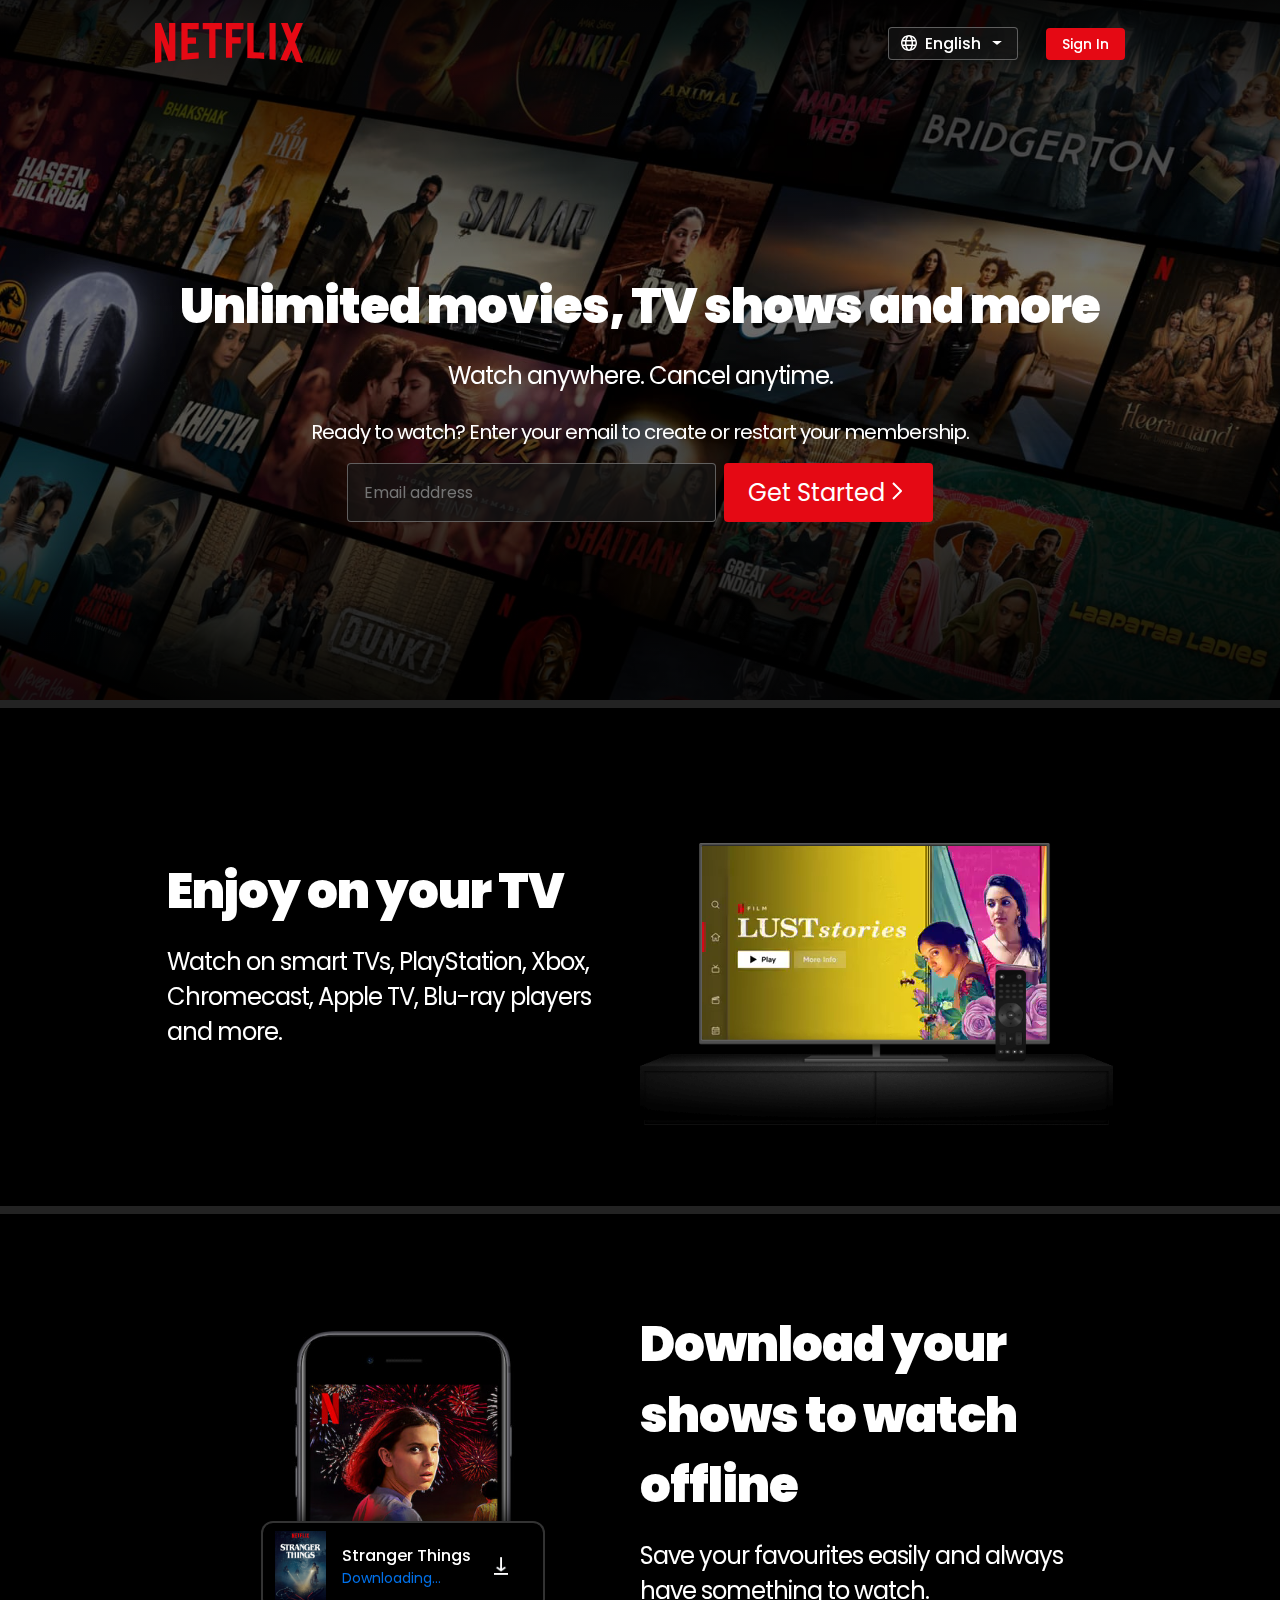
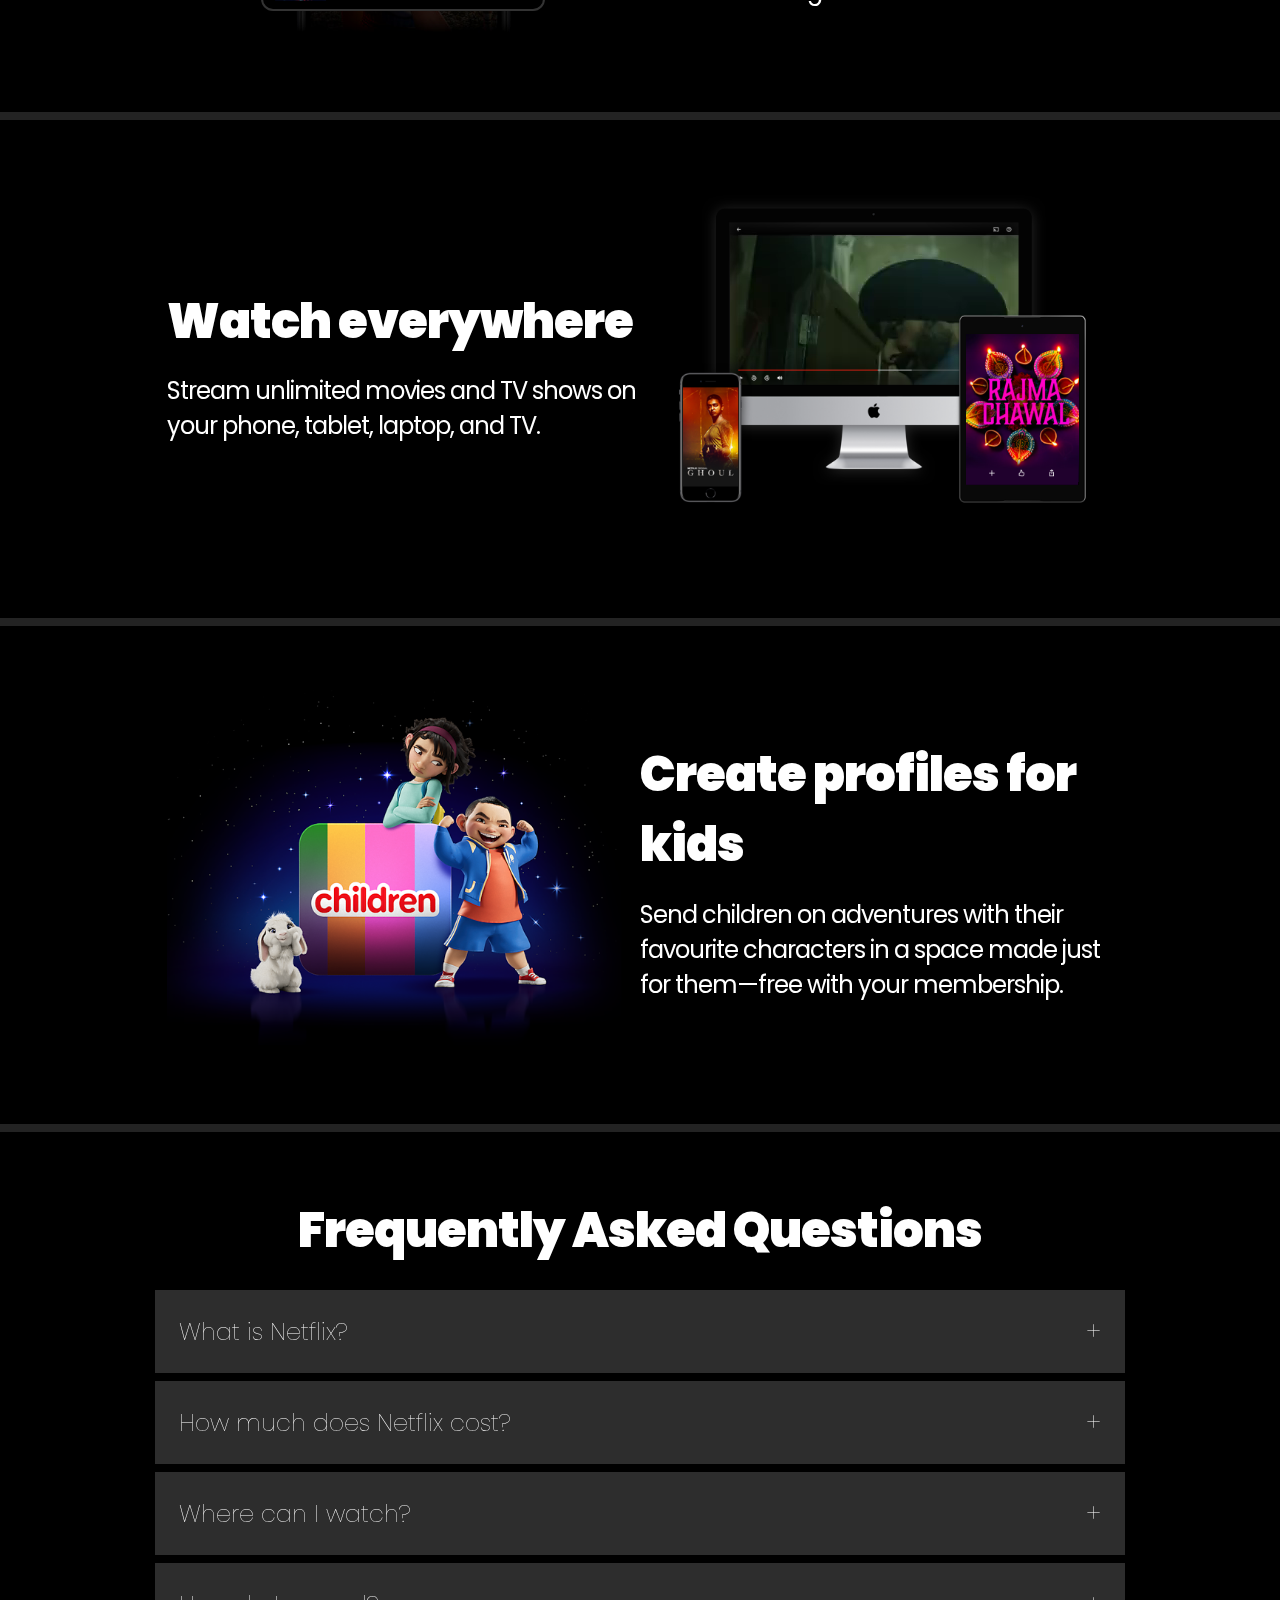
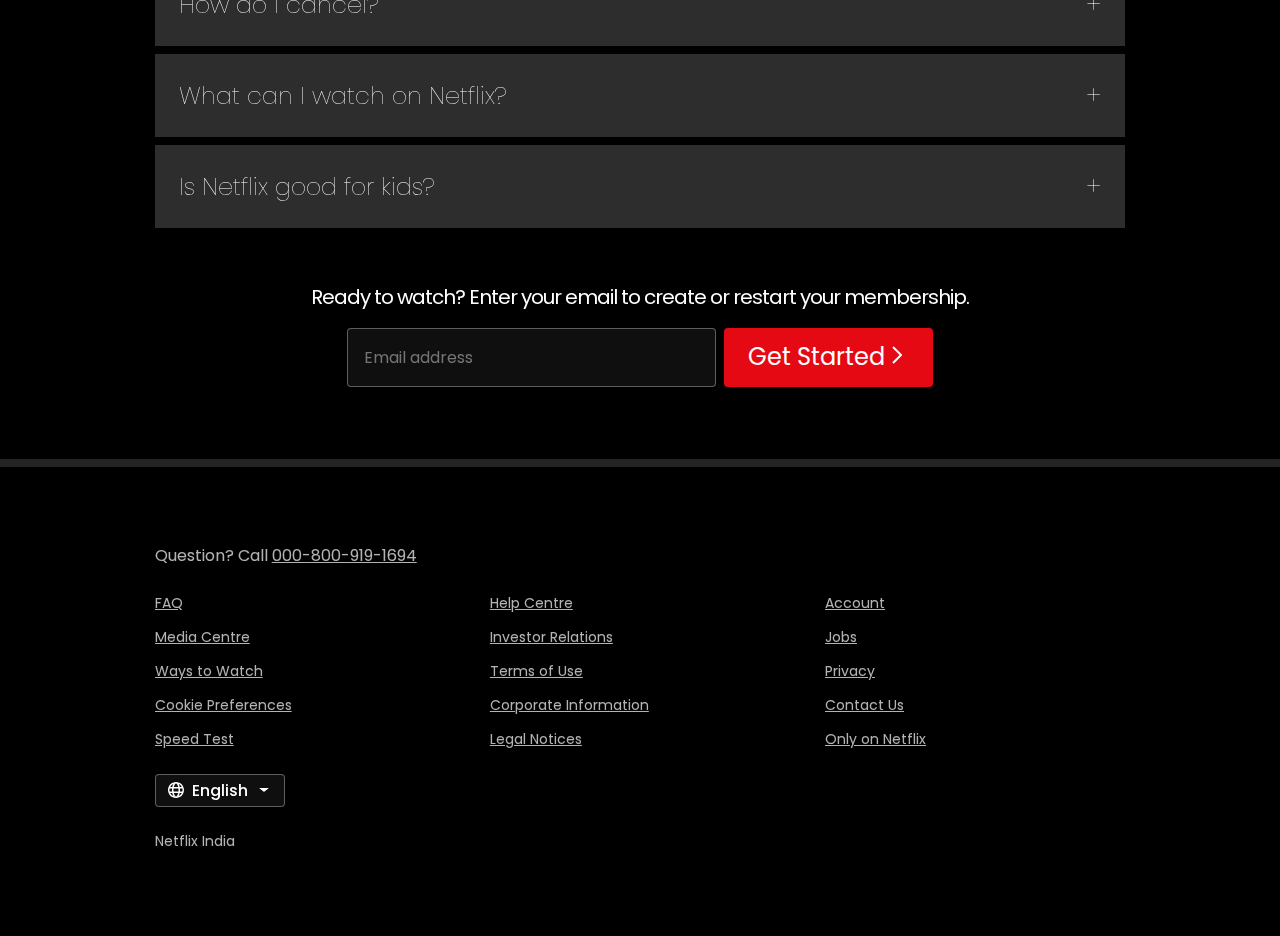
<file: Netflix/index.html>
<!DOCTYPE html>
<html lang="en">

<head>
    <meta charset="UTF-8">
    <meta http-equiv="X-UA-Compatible" content="IE=edge">
    <meta name="viewport" content="width=device-width, initial-scale=1.0">
    <title>Netflix's HomePage Clone - Watch TV Shows Online, Watch Movies Online</title>
    <link rel="shortcut icon" href="Netflix_assets/nficon2016.ico" type="image/x-icon">
    <link rel="stylesheet" href="style.css">
    <link rel="stylesheet" href="responsive.css">
</head>

<body>
    <main>
        <div class="hero-section-container">
            <!-- Header -->
            <header class="header">
                <div class="header-section flex container">
                    <div class="left-header">
                        <span class="default-ltr-cache-0 eaitdun0" data-uia="nmhp-card-header+logo">
                            <svg viewBox="0 0 111 30" version="1.1" xmlns="http://www.w3.org/2000/svg"
                                xmlns:xlink="http://www.w3.org/1999/xlink" aria-hidden="true" role="img"
                                class="logo eaitdun1">
                                <g>
                                    <path
                                        d="M105.06233,14.2806261 L110.999156,30 C109.249227,29.7497422 107.500234,29.4366857 105.718437,29.1554972 L102.374168,20.4686475 L98.9371075,28.4375293 C97.2499766,28.1563408 95.5928391,28.061674 93.9057081,27.8432843 L99.9372012,14.0931671 L94.4680851,-5.68434189e-14 L99.5313525,-5.68434189e-14 L102.593495,7.87421502 L105.874965,-5.68434189e-14 L110.999156,-5.68434189e-14 L105.06233,14.2806261 Z M90.4686475,-5.68434189e-14 L85.8749649,-5.68434189e-14 L85.8749649,27.2499766 C87.3746368,27.3437061 88.9371075,27.4055675 90.4686475,27.5930265 L90.4686475,-5.68434189e-14 Z M81.9055207,26.93692 C77.7186241,26.6557316 73.5307901,26.4064111 69.250164,26.3117443 L69.250164,-5.68434189e-14 L73.9366389,-5.68434189e-14 L73.9366389,21.8745899 C76.6248008,21.9373887 79.3120255,22.1557784 81.9055207,22.2804387 L81.9055207,26.93692 Z M64.2496954,10.6561065 L64.2496954,15.3435186 L57.8442216,15.3435186 L57.8442216,25.9996251 L53.2186709,25.9996251 L53.2186709,-5.68434189e-14 L66.3436123,-5.68434189e-14 L66.3436123,4.68741213 L57.8442216,4.68741213 L57.8442216,10.6561065 L64.2496954,10.6561065 Z M45.3435186,4.68741213 L45.3435186,26.2498828 C43.7810479,26.2498828 42.1876465,26.2498828 40.6561065,26.3117443 L40.6561065,4.68741213 L35.8121661,4.68741213 L35.8121661,-5.68434189e-14 L50.2183897,-5.68434189e-14 L50.2183897,4.68741213 L45.3435186,4.68741213 Z M30.749836,15.5928391 C28.687787,15.5928391 26.2498828,15.5928391 24.4999531,15.6875059 L24.4999531,22.6562939 C27.2499766,22.4678976 30,22.2495079 32.7809542,22.1557784 L32.7809542,26.6557316 L19.812541,27.6876933 L19.812541,-5.68434189e-14 L32.7809542,-5.68434189e-14 L32.7809542,4.68741213 L24.4999531,4.68741213 L24.4999531,10.9991564 C26.3126816,10.9991564 29.0936358,10.9054269 30.749836,10.9054269 L30.749836,15.5928391 Z M4.78114163,12.9684132 L4.78114163,29.3429562 C3.09401069,29.5313525 1.59340144,29.7497422 0,30 L0,-5.68434189e-14 L4.4690224,-5.68434189e-14 L10.562377,17.0315868 L10.562377,-5.68434189e-14 L15.2497891,-5.68434189e-14 L15.2497891,28.061674 C13.5935889,28.3437998 11.906458,28.4375293 10.1246602,28.6868498 L4.78114163,12.9684132 Z">
                                    </path>
                                </g>
                            </svg>
                        </span>
                    </div>
                    <div class="right-header">
                        <div class="language-box">
                            <div class="lang-icon">
                                <svg width="16" height="16" viewBox="0 0 16 16" fill="none"
                                    xmlns="http://www.w3.org/2000/svg" class="Hawkins-Icon Hawkins-Icon-Small"
                                    data-name="Globe">
                                    <path fill-rule="evenodd" clip-rule="evenodd"
                                        d="M8 14.5C8.23033 14.5 8.84266 14.2743 9.48679 12.986C9.76293 12.4337 9.99973 11.7621 10.1748 11H5.8252C6.00027 11.7621 6.23707 12.4337 6.51321 12.986C7.15734 14.2743 7.76967 14.5 8 14.5ZM5.57762 9.5C5.52716 9.02077 5.5 8.51911 5.5 8C5.5 7.48089 5.52716 6.97923 5.57762 6.5H10.4224C10.4728 6.97923 10.5 7.48089 10.5 8C10.5 8.51911 10.4728 9.02077 10.4224 9.5H5.57762ZM11.7092 11C11.4822 12.1217 11.1317 13.117 10.6914 13.9184C12.0137 13.3161 13.0987 12.2837 13.7678 11H11.7092ZM14.3261 9.5H11.9298C11.9759 9.01412 12 8.51269 12 8C12 7.48731 11.9759 6.98588 11.9298 6.5H14.3261C14.4398 6.98152 14.5 7.48373 14.5 8C14.5 8.51627 14.4398 9.01848 14.3261 9.5ZM4.0702 9.5H1.67393C1.56019 9.01848 1.5 8.51627 1.5 8C1.5 7.48373 1.56019 6.98152 1.67393 6.5H4.0702C4.02411 6.98588 4 7.48731 4 8C4 8.51269 4.02411 9.01412 4.0702 9.5ZM2.23221 11H4.29076C4.51779 12.1217 4.86832 13.117 5.30864 13.9184C3.98635 13.3161 2.90128 12.2837 2.23221 11ZM5.8252 5H10.1748C9.99973 4.23793 9.76293 3.56626 9.48679 3.01397C8.84266 1.72571 8.23033 1.5 8 1.5C7.76967 1.5 7.15734 1.72571 6.51321 3.01397C6.23707 3.56626 6.00027 4.23793 5.8252 5ZM11.7092 5H13.7678C13.0987 3.71627 12.0137 2.68389 10.6914 2.08162C11.1317 2.88302 11.4822 3.8783 11.7092 5ZM5.30864 2.08162C4.86832 2.88302 4.51779 3.8783 4.29076 5H2.23221C2.90128 3.71628 3.98635 2.68389 5.30864 2.08162ZM8 0C12.4183 0 16 3.58172 16 8C16 12.4183 12.4183 16 8 16C3.58172 16 0 12.4183 0 8C0 3.58172 3.58172 0 8 0Z"
                                        fill="currentColor" />
                                </svg>
                            </div>
                            <span>
                                <select name="language-selector" id="">
                                    <option value="eng">English</option>
                                    <option value="hin">Hindi</option>
                                </select>
                            </span>
                            <div class="down-arrow-icon">
                                <svg width="16" height="16" viewBox="0 0 16 16" fill="none"
                                    xmlns="http://www.w3.org/2000/svg" class="Hawkins-Icon Hawkins-Icon-Small"
                                    data-name="CaretDown" aria-hidden="true">
                                    <path fill-rule="evenodd" clip-rule="evenodd"
                                        d="M12.5225 5.99902C12.6801 5.99902 12.7497 6.19745 12.6266 6.29589L8.20687 9.83168C8.08511 9.92909 7.9121 9.92909 7.79034 9.83168L3.37059 6.29589C3.24755 6.19745 3.31715 5.99902 3.47473 5.99902H12.5225Z"
                                        fill="currentColor" />
                                </svg>
                            </div>
                        </div>
                        <span>
                            <a role="button" href="#" class="btn">Sign In</a>
                        </span>
                    </div>
                </div>
            </header>

            <!-- Hero Section image -->
            <div class="hero-section-img">
                <img src="Netflix_assets/heroSectionBackgroundImg.jpg"
                    alt="">
                <div class="gradient"
                    style="background-image: linear-gradient(to top, rgba(0, 0, 0, 0.8) 0, rgba(0, 0, 0, 0) 60%, rgba(0, 0, 0, 0.8) 100%);">
                </div>
            </div>

            <!-- Hero Section Text Content -->
            <div class="hero-content-container container flex">
                <div class="hero-content flex">
                    <h1 class="hero-title title-text">Unlimited movies, TV shows and more</h1>
                    <p class="hero-subtitle subtitle-text">Watch anywhere. Cancel anytime.</p>
                    <div class="form-content">
                        <form>
                            <h3 class="form-heading">Ready to watch? Enter your email to create or restart your
                                membership.
                            </h3>
                            <div class="email-input-container flex">
                                <div class="email-input">
                                    <input type="email" placeholder="Email address">
                                </div>
                                <button class="btn get-started-btn">Get Started
                                    <div class="get-started-svg">
                                        <svg width="24" height="24" viewBox="0 0 24 24" fill="none"
                                            xmlns="http://www.w3.org/2000/svg"
                                            class="Hawkins-Icon Hawkins-Icon-Standard" data-name="ChevronRight">
                                            <path fill-rule="evenodd" clip-rule="evenodd"
                                                d="M7.29297 19.2928L14.5859 12L7.29297 4.70706L8.70718 3.29285L16.7072 11.2928C16.8947 11.4804 17.0001 11.7347 17.0001 12C17.0001 12.2652 16.8947 12.5195 16.7072 12.7071L8.70718 20.7071L7.29297 19.2928Z"
                                                fill="currentColor" />
                                        </svg>
                                    </div>
                                </button>
                            </div>
                        </form>
                    </div>
                </div>
            </div>
            <div class="divider"></div> 
         </div> 
    </main>


    <!-- Section 1 Start -->
    <section class="section flex">
        <div class="big-feature flex container">
            <div class="big-feature-text flex">
                <h2 class="big-feature-title title-text">Enjoy on your TV</h2>
                <p class="big-feature-subtitle subtitle-text">Watch on smart TVs, PlayStation, Xbox, Chromecast, Apple
                    TV, Blu-ray players and more.</p>
            </div>
            <div class="big-feature-anime flex">
                <div class="feature-img">
                    <img src="Netflix_assets/tv.png" alt="">
                    <div class="feature-video">
                        <video autoplay="" playsinline="" muted="" loop="">
                            <source src="./Netflix_assets/video-tv-in-0819.m4v">
                        </video>
                    </div>
                </div>
            </div>
        </div>
        <div class="divider"></div>
    </section>
    <!-- Section 1 End -->


    <!-- Section 2 Start -->
    <section class="section flex">
        <div class="big-feature flex container odd-section">
            <div class="big-feature-text flex">
                <h2 class="big-feature-title title-text">Download your shows to watch offline</h2>
                <p class="big-feature-subtitle subtitle-text">Save your favourites easily and always have something to
                    watch.</p>
            </div>
            <div class="big-feature-anime flex">
                <div class="feature-img">
                    <img src="Netflix_assets/mobile-0819.jpg" alt="" width="538px">
                    <div class="download-card flex">
                        <div class="poster">
                            <img src="Netflix_assets/boxshot.png" alt="">
                        </div>
                        <div class="downloading flex">
                            <p>Stranger Things</p>
                            <p>Downloading...</p>
                        </div>
                        <div class="giphy">
                            <img src="Netflix_assets/download-icon.gif" alt="">
                        </div>
                    </div>
                </div>
            </div>
        </div>
        <div class="divider"></div>
    </section>
    <!-- Section 2 End -->


    <!-- Section 3 Start -->
    <section class="section flex">
        <div class="big-feature flex container">
            <div class="big-feature-text flex">
                <h2 class="big-feature-title title-text">Watch everywhere</h2>
                <p class="big-feature-subtitle subtitle-text">Stream unlimited movies and TV shows on your phone,
                    tablet, laptop, and TV.</p>
            </div>
            <div class="big-feature-anime flex">
                <div class="feature-img">
                    <img src="Netflix_assets/device-pile-in.png" alt="" width="538px">
                    <div class="feature-video" style="    top: 10%;left: 19%;max-width: 62%;">
                        <video autoplay="" playsinline="" muted="" loop>
                            <source src="./Netflix_assets/video-devices-in.m4v">
                        </video>
                    </div>
                </div>
            </div>
        </div>
        <div class="divider"></div>
    </section>
    <!-- Section 3 End -->


    <!-- Section 4 Start -->
    <section class="section flex">
        <div class="big-feature flex container odd-section">
            <div class="big-feature-text flex">
                <h2 class="big-feature-title title-text">Create profiles for kids</h2>
                <p class="big-feature-subtitle subtitle-text">Send children on adventures with their favourite
                    characters in a space made just for them—free with your membership.

                </p>
            </div>
            <div class="big-feature-anime flex">
                <div class="feature-img">
                    <img src="Netflix_assets/asset 0.png" alt="" width="538px">
                </div>
            </div>
        </div>
        <div class="divider"></div>
    </section>
    <!-- Section 4 End -->


    <!-- FAQ Section Start  -->
    <section class="section">
        <div class="FAQ-section container">
            <div class="FAQ-heading">
                <h2 class="title-text">Frequently Asked Questions</h2>
            </div>
            <ul class="faq-list">
                <li class="faq-item">
                    <details>
                        <summary class="item-heading flex">What is Netflix?</summary>
                        <div class="item-ans">
                            Netflix is a streaming service that offers a wide variety of award-winning TV shows, movies,
                            anime, documentaries and more - on thousands of internet-connected devices.
                            <br>
                            <br>
                            You can watch as much as you want, whenever you want, without a single ad – all for one low
                            monthly price. There's always something new to discover, and new TV shows and movies are
                            added every week!
                        </div>
                    </details>
                </li>

                <li class="faq-item">
                    <details>
                        <summary class="item-heading flex">How much does Netflix cost?</summary>
                        <div class="item-ans">
                            Watch Netflix on your smartphone, tablet, Smart TV, laptop, or streaming device, all for one
                            fixed monthly fee. Plans range from ₹ 149 to ₹ 649 a month. No extra costs, no contracts.

                        </div>
                    </details>
                </li>

                <li class="faq-item">
                    <details>
                        <summary class="item-heading flex">Where can I watch?</summary>
                        <div class="item-ans">
                            Watch anywhere, anytime. Sign in with your Netflix account to watch instantly on the web at
                            netflix.com from your personal computer or on any internet-connected device that offers the
                            Netflix app, including smart TVs, smartphones, tablets, streaming media players and game
                            consoles.
                            <br>
                            <br>
                            You can also download your favourite shows with the iOS, Android, or Windows 10 app. Use
                            downloads to watch while you're on the go and without an internet connection. Take Netflix
                            with you anywhere.
                        </div>
                    </details>
                </li>

                <li class="faq-item">
                    <details>
                        <summary class="item-heading flex">How do I cancel?</summary>
                        <div class="item-ans">
                            Netflix is flexible. There are no annoying contracts and no commitments. You can easily
                            cancel your account online in two clicks. There are no cancellation fees – start or stop
                            your account anytime.

                        </div>
                    </details>
                </li>

                <li class="faq-item">
                    <details>
                        <summary class="item-heading flex">What can I watch on Netflix?</summary>
                        <div class="item-ans">
                            Netflix has an extensive library of feature films, documentaries, TV shows, anime,
                            award-winning Netflix originals, and more. Watch as much as you want, anytime you want.

                        </div>
                    </details>
                </li>

                <li class="faq-item">
                    <details>
                        <summary class="item-heading flex">Is Netflix good for kids?</summary>
                        <div class="item-ans">
                            The Netflix Kids experience is included in your membership to give parents control while
                            kids enjoy family-friendly TV shows and films in their own space.
                            <br>
                            <br>
                            Kids profiles come with PIN-protected parental controls that let you restrict the maturity
                            rating of content kids can watch and block specific titles you don’t want kids to see.
                        </div>
                    </details>
                </li>
            </ul>
        </div>
        <div class="form-content" style="margin-top: 2.85rem;">
            <form>
                <h3 class="form-heading">Ready to watch? Enter your email to create or restart your membership.
                </h3>
                <div class="email-input-container flex">
                    <div class="email-input">
                        <input type="email" placeholder="Email address">
                    </div>
                    <button class="btn get-started-btn">Get Started
                        <div class="get-started-svg">
                            <svg width="24" height="24" viewBox="0 0 24 24" fill="none"
                                xmlns="http://www.w3.org/2000/svg" class="Hawkins-Icon Hawkins-Icon-Standard"
                                data-name="ChevronRight">
                                <path fill-rule="evenodd" clip-rule="evenodd"
                                    d="M7.29297 19.2928L14.5859 12L7.29297 4.70706L8.70718 3.29285L16.7072 11.2928C16.8947 11.4804 17.0001 11.7347 17.0001 12C17.0001 12.2652 16.8947 12.5195 16.7072 12.7071L8.70718 20.7071L7.29297 19.2928Z"
                                    fill="currentColor" />
                            </svg>
                        </div>
                    </button>
                </div>
            </form>
        </div>
        <div class="divider"></div>
    </section>
    <!-- FAQ Section Start  -->


    <!-- Footer Start -->
    <footer>
        <div class="section container">
            <div class="call">
                <span>Question? Call <a href="tel:000-800-919-1694">000-800-919-1694</a></span>
            </div>
            <div class="footer-links flex">
                <div>
                    <ul class="flex">
                        <li><a href="#">FAQ</a></li>
                        <li><a href="#">Media Centre</a></li>
                        <li><a href="#">Ways to Watch</a></li>
                        <li><a href="#">Cookie Preferences</a></li>
                        <li><a href="#">Speed Test</a></li>
                    </ul>
                </div>
                <div>
                    <ul class="flex">
                        <li><a href="#">Help Centre</a></li>
                        <li><a href="#">Investor Relations</a></li>
                        <li><a href="#">Terms of Use</a></li>
                        <li><a href="#">Corporate Information</a></li>
                        <li><a href="#">Legal Notices</a></li>
                    </ul>
                </div>
                <div>
                    <ul class="flex">
                        <li><a href="#">Account</a></li>
                        <li><a href="#">Jobs</a></li>
                        <li><a href="#">Privacy</a></li>
                        <li><a href="#">Contact Us</a></li>
                        <li><a href="#">Only on Netflix</a></li>
                    </ul>
                </div>
            </div>
            <div class="footer-lang-select">
                <div class="language-box" style="margin: 0;">
                    <div class="lang-icon">
                        <svg width="16" height="16" viewBox="0 0 16 16" fill="none" xmlns="http://www.w3.org/2000/svg"
                            class="Hawkins-Icon Hawkins-Icon-Small" data-name="Globe">
                            <path fill-rule="evenodd" clip-rule="evenodd"
                                d="M8 14.5C8.23033 14.5 8.84266 14.2743 9.48679 12.986C9.76293 12.4337 9.99973 11.7621 10.1748 11H5.8252C6.00027 11.7621 6.23707 12.4337 6.51321 12.986C7.15734 14.2743 7.76967 14.5 8 14.5ZM5.57762 9.5C5.52716 9.02077 5.5 8.51911 5.5 8C5.5 7.48089 5.52716 6.97923 5.57762 6.5H10.4224C10.4728 6.97923 10.5 7.48089 10.5 8C10.5 8.51911 10.4728 9.02077 10.4224 9.5H5.57762ZM11.7092 11C11.4822 12.1217 11.1317 13.117 10.6914 13.9184C12.0137 13.3161 13.0987 12.2837 13.7678 11H11.7092ZM14.3261 9.5H11.9298C11.9759 9.01412 12 8.51269 12 8C12 7.48731 11.9759 6.98588 11.9298 6.5H14.3261C14.4398 6.98152 14.5 7.48373 14.5 8C14.5 8.51627 14.4398 9.01848 14.3261 9.5ZM4.0702 9.5H1.67393C1.56019 9.01848 1.5 8.51627 1.5 8C1.5 7.48373 1.56019 6.98152 1.67393 6.5H4.0702C4.02411 6.98588 4 7.48731 4 8C4 8.51269 4.02411 9.01412 4.0702 9.5ZM2.23221 11H4.29076C4.51779 12.1217 4.86832 13.117 5.30864 13.9184C3.98635 13.3161 2.90128 12.2837 2.23221 11ZM5.8252 5H10.1748C9.99973 4.23793 9.76293 3.56626 9.48679 3.01397C8.84266 1.72571 8.23033 1.5 8 1.5C7.76967 1.5 7.15734 1.72571 6.51321 3.01397C6.23707 3.56626 6.00027 4.23793 5.8252 5ZM11.7092 5H13.7678C13.0987 3.71627 12.0137 2.68389 10.6914 2.08162C11.1317 2.88302 11.4822 3.8783 11.7092 5ZM5.30864 2.08162C4.86832 2.88302 4.51779 3.8783 4.29076 5H2.23221C2.90128 3.71628 3.98635 2.68389 5.30864 2.08162ZM8 0C12.4183 0 16 3.58172 16 8C16 12.4183 12.4183 16 8 16C3.58172 16 0 12.4183 0 8C0 3.58172 3.58172 0 8 0Z"
                                fill="currentColor" />
                        </svg>
                    </div>
                    <span>
                        <select name="language-selector" id="">
                            <option value="eng">English</option>
                            <option value="hin">Hindi</option>
                        </select>
                    </span>
                    <div class="down-arrow-icon">
                        <svg width="16" height="16" viewBox="0 0 16 16" fill="none" xmlns="http://www.w3.org/2000/svg"
                            class="Hawkins-Icon Hawkins-Icon-Small" data-name="CaretDown" aria-hidden="true">
                            <path fill-rule="evenodd" clip-rule="evenodd"
                                d="M12.5225 5.99902C12.6801 5.99902 12.7497 6.19745 12.6266 6.29589L8.20687 9.83168C8.08511 9.92909 7.9121 9.92909 7.79034 9.83168L3.37059 6.29589C3.24755 6.19745 3.31715 5.99902 3.47473 5.99902H12.5225Z"
                                fill="currentColor" />
                        </svg>
                    </div>
                </div>
            </div>
            <div class="copyright">
                <p>Netflix India</p>
               
            </div>
        </div>
    </footer>
    <!-- Footer ends -->



   
</body>

</html>
</file>
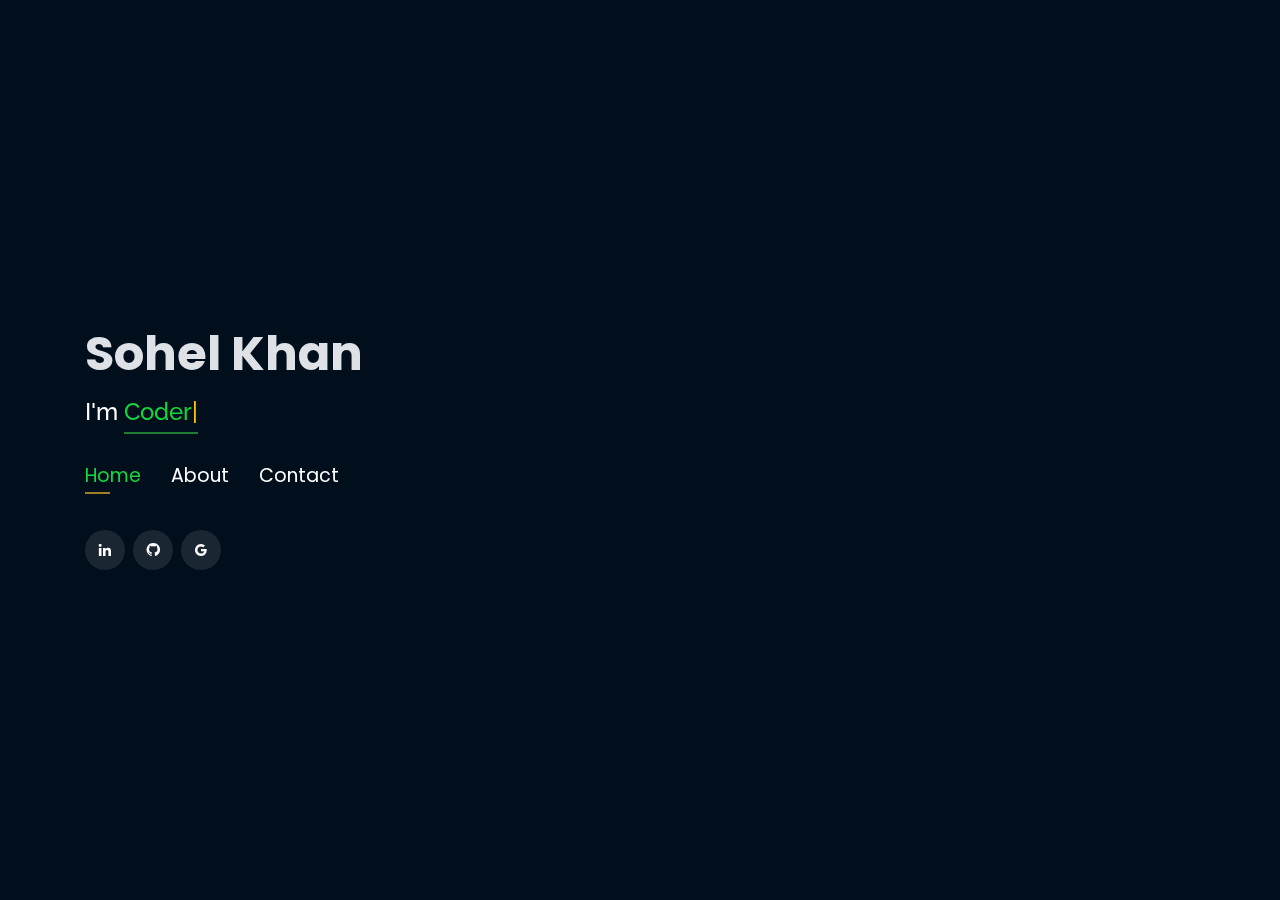
<file: Sohel Khan/Sohel Khan/index.html>
<!DOCTYPE html>
<html lang="en">

<head>
  <!-- Google Tag Manager -->
  <script>(function(w,d,s,l,i){w[l]=w[l]||[];w[l].push({'gtm.start':
  new Date().getTime(),event:'gtm.js'});var f=d.getElementsByTagName(s)[0],
  j=d.createElement(s),dl=l!='dataLayer'?'&l='+l:'';j.async=true;j.src=
  'https://www.googletagmanager.com/gtm.js?id='+i+dl;f.parentNode.insertBefore(j,f);
  })(window,document,'script','dataLayer','GTM-5BB8W2X');</script>
  <!-- End Google Tag Manager -->
  <link rel="icon" type="image/png" href="/favicon.png"/>
  <meta charset="utf-8">
  <meta content="width=device-width, initial-scale=1.0" name="viewport">

  <title>Personal Portfolio</title>
  <meta content="" name="descriptison">
  <meta content="" name="keywords">

  <!-- Google Fonts -->
  <link href="https://fonts.googleapis.com/css?family=Open+Sans:300,300i,400,400i,600,600i,700,700i|Raleway:300,300i,400,400i,500,500i,600,600i,700,700i|Poppins:300,300i,400,400i,500,500i,600,600i,700,700i" rel="stylesheet">

  <!-- Vendor CSS Files -->
  <link href="assets/vendor/bootstrap/css/bootstrap.min.css" rel="stylesheet">
  <link href="assets/vendor/icofont/icofont.min.css" rel="stylesheet">
  <link href="assets/vendor/remixicon/remixicon.css" rel="stylesheet">
  <link href="assets/vendor/owl.carousel/assets/owl.carousel.min.css" rel="stylesheet">
  <link href="assets/vendor/boxicons/css/boxicons.min.css" rel="stylesheet">
  <link href="assets/vendor/venobox/venobox.css" rel="stylesheet">

  <!-- Template Main CSS File -->
  <link href="assets/css/style.css" rel="stylesheet">


  <!-- Global site tag (gtag.js) - Google Analytics -->
  <script async src="https://www.googletagmanager.com/gtag/js?id=UA-169007209-3"></script>
  <script>
    window.dataLayer = window.dataLayer || [];
    function gtag(){dataLayer.push(arguments);}
    gtag('js', new Date());

    gtag('config', 'UA-169007209-3');
  </script>



  <!-- =======================================================
  * Template Name: Personal - v2.1.0
  * Template URL: https://bootstrapmade.com/personal-free-resume-bootstrap-template/
  * Author: BootstrapMade.com
  * License: https://bootstrapmade.com/license/
  ======================================================== -->
</head>

<body>
  
  <!-- Google Tag Manager (noscript) -->
  <noscript><iframe src="https://www.googletagmanager.com/ns.html?id=GTM-5BB8W2X"
  height="0" width="0" style="display:none;visibility:hidden"></iframe></noscript>
  <!-- End Google Tag Manager (noscript) -->
  <!-- ======= Header ======= -->
  <header id="header" class="header-tops">

    <div class="container">

      <h1><a href="index.html">Sohel Khan</a></h1>
      <h2 style="color:#fff">I'm <span class="typing" style="color:#12D640"></span></h2>
      <nav class="nav-menu d-none d-lg-block">
        <ul>
          <li class="active"><a href="#header"> <span>Home</span></a></li>
          <li><a href="#about"><span>About</span></a></li>
<!--          <li><a href="#projects"> <span>Projects</span></a></li>-->
          <!-- <li><a href="#links"> <span>Resume & Links</span></a></li> -->
          <li><a href="#contacts"> <span>Contact</span></a></li>
        </ul>
      </nav><!-- .nav-menu -->

      <div class="social-links">
          <a href="https://www.linkedin.com/in/rajaprerak" target="_blank" class="linkedin"><i class="bx bxl-linkedin"></i></a>
          <a href="https://www.github.com/rajaprerak" target="_blank" class="github"><i class="bx bxl-github"></i></a>
          <a href="mailto:rajaprerak@gmail.com" target="_blank" class="google"><i class="bx bxl-google"></i></a>

      </div>

    </div>
  </header><!-- End Header -->

  <!-- ======= About Section ======= -->
  <section id="about" class="about">

    <!-- ======= About Me ======= -->
    <div class="about-me container">

      <div class="section-title">
        <h2>About</h2>
      </div>

      <div class="row">
        <div class="col-lg-4" data-aos="fade-right">
          <img src="assets/img/WhatsApp Image 2024-07-12 at 13.56.45_ee03824b.jpg" class="img-fluid" alt="">
        </div>
        <div class="col-lg-8 pt-4 pt-lg-0 content" data-aos="fade-left">
          <p>Focused and enthusiastic developer with a keen interest in software development and artificial intelligence. By comprehensive exposure
            to the underlying concepts and applying them vividly to various projects, my love for these domains came into being.
            I am a passionate individual who thrives to build and apply algorithms to solve real-world industry problems.
          </p>
          <div class="row">
            <div class="col-lg-6">
              <ul>
                <li><i class="icofont-rounded-right"></i> <strong>Birthday:</strong> 23 Aug 2002</li>
                <li><i class="icofont-rounded-right"></i> <strong>Phone:</strong> +91 8018721321</li>
              </ul>
            </div>
            <div class="col-lg-6">
              <ul>
                <li><i class="icofont-rounded-right"></i> <strong>City:</strong> Cuttack</li>
                <li><i class="icofont-rounded-right"></i> <strong>Email:</strong> sujankhan0000786@gmail.com</li>
              </ul>
            </div>
          </div>
        </div>
      </div>

    </div><!-- End About Me -->




  <section id="contacts" class="contact">
    <div class="container">

      <div class="section-title">
        <h2>Contact</h2>
      </div>

      <div class="row mt-2">

        <div class="col-md-6 d-flex align-items-stretch">
          <div class="info-box">
            <i class="bx bx-map"></i>
            <h3>My Address</h3>
            <p>chowdar Cuttack</p>
            <p>754025</p>
          </div>
        </div>

        <div class="col-md-6 mt-4 mt-md-0 d-flex align-items-stretch">
          <div class="info-box">
            <i class="bx bx-share-alt"></i>
            <h3>Social Profiles</h3>
            <div class="social-links">
              <a href="https://www.linkedin.com/in/sohel-khan-0b413731a/" target="_blank" class="linkedin"><i class="bx bxl-linkedin"></i></a>
              <a href="https://github.com/sohel-jaan" target="_blank" class="github"><i class="bx bxl-github"></i></a>
              <a href="sujankhan0000786@gmail.com" target="_blank" class="google"><i class="bx bxl-google"></i></a>

            </div>
          </div>
        </div>

        <div class="col-md-6 mt-4 d-flex align-items-stretch">
          <div class="info-box">
            <i class="bx bx-envelope"></i>
            <h3>Email</h3>
            <p>sujankhan0000786@gmail.com</p>
            <p>sujankhan0000786@gmail.com</p>
          </div>
        </div>
        <div class="col-md-6 mt-4 d-flex align-items-stretch">
          <div class="info-box">
            <i class="bx bx-phone-call"></i>
            <h3>Contact</h3>
            <p>+91 8018721321</p>
          </div>
        </div>
      </div>
      <!-- <div id="sfczmlqxr5caww28rswrt8849ghbekgnh3j" ></div><script type="text/javascript" src="https://counter1.stat.ovh/private/counter.js?c=zmlqxr5caww28rswrt8849ghbekgnh3j&down=async" async></script><noscript><a href="https://www.freecounterstat.com" title="free web counter"><img src="https://counter1.stat.ovh/private/freecounterstat.php?c=zmlqxr5caww28rswrt8849ghbekgnh3j" border="0" title="free web counter" alt="free web counter" style="visibility: none;"></a></noscript> -->
    </div>
  </section>

  <!-- End Contact Section -->

  <!-- Vendor JS Files -->
  <script src="assets/vendor/jquery/jquery.min.js"></script>
  <script src="assets/vendor/bootstrap/js/bootstrap.bundle.min.js"></script>
  <script src="assets/vendor/jquery.easing/jquery.easing.min.js"></script>
  <script src="assets/vendor/php-email-form/validate.js"></script>
  <script src="assets/vendor/waypoints/jquery.waypoints.min.js"></script>
  <script src="assets/vendor/counterup/counterup.min.js"></script>
  <script src="assets/vendor/owl.carousel/owl.carousel.min.js"></script>
  <script src="assets/vendor/isotope-layout/isotope.pkgd.min.js"></script>
  <script src="assets/vendor/venobox/venobox.min.js"></script>
  <script src="assets/vendor/typed.js/typed.min.js"></script>
  <script type="text/javascript">
    var typed = new Typed('.typing',{
      strings: ["Coder", "Developer", "AI Enthusiast"],
      loop: true,
      typeSpeed: 65,
      backSpeed: 65
    });
  </script>

  <!-- Template Main JS File -->
  <script src="assets/js/main.js"></script>

</body>

</html>
</file>
<file: Netflix/style.css>
@import url('https://fonts.googleapis.com/css2?family=Bebas+Neue&family=Montserrat&family=Orbitron&family=Oswald:wght@300&family=Poppins:wght@400;500;700&family=Roboto:wght@400;700&family=Teko:wght@300&display=swap');
/* 
font-family: 'Bebas Neue', sans-serif;
font-family: 'Montserrat', sans-serif;
font-family: 'Orbitron', sans-serif;
font-family: 'Oswald', sans-serif;
font-family: 'Poppins', sans-serif;
font-family: 'Roboto', sans-serif;
font-family: 'Teko', sans-serif;
font-family: 'Martel Sans', sans-serif;
 */


* {
    margin: 0;
    padding: 0;
    box-sizing: border-box;
    letter-spacing: 0 !important;
    font-family: 'Poppins', sans-serif;
}

body {
    background-color: black;
    color: white;
}


/* Utilities Classes Start*/
.container {
    max-width: calc(83.33333333333334% - 6rem);
    margin: auto;
    overflow: hidden;
    
}

.flex {
    display: flex;
}

a {
    text-decoration: none;
    color: white;
}

h1,
h2,
h3,
h4,
p {
    color: white;
}

ul {
    list-style: none;
}

.title-text {
    font-size: 3rem;
    font-weight: 900;
    letter-spacing: -1px !important;
    line-height: 4.4rem;
}

.subtitle-text {
    font-size: 1.5rem;
    font-weight: 400;
    letter-spacing: -1px !important;
    margin: 1rem 0 0;
}

.divider {
    position: absolute;
    height: 8px;
    width: 100%;
    bottom: -0.5rem;
    background-color: rgb(35, 35, 35);
}

/* Utilities Classes End*/


/* Hero-section Backgroud */

.hero-section-container {
    position: relative;
    width: 100%;
    min-height: auto;
    display: flex;
    justify-content: center;
}

.hero-section-img {
    position: relative;
    height: 43.75rem;
    width: 100%;
    overflow: hidden;
}

.hero-section-img img {
    width: 100%;
    height: 100%;
    overflow: hidden;
    object-fit: cover;
    transform: scale(1.25) translateY(-10%);
}

.gradient {
    position: absolute;
    background: rgb(0 0 0 / 40%);
    overflow: hidden;
    top: 0;
    left: 0;
    bottom: 0;
    right: 0;
}


/* Hero-section Backgroud end*/



/* Header section Start*/
.header {
    position: absolute;
    width: inherit;
    z-index: 1;
}

.header-section {
    height: 5.375rem;
    justify-content: space-between;
    align-items: center;
}

.logo {
    width: 9.25rem;
    height: 2.5rem;
    color: rgba(229, 9, 20, 1);
    fill: currentColor;
    display: block;
}

.btn {
    display: inline-flex;
    align-items: center;
    justify-content: center;
    min-height: 2rem;
    padding: 0.25rem 1rem;
    background: rgb(229, 9, 20);
    color: rgb(255, 255, 255);
    border-radius: 0.25rem;
    font-size: 0.875rem;
    font-weight: 500;
    margin-left: 0.75rem;
    border: 0;
    line-height: 1;
}
.btn:hover{
    background-color: rgb(206, 10, 20);
}

.btn:active {
    transform: scale(0.96);
}

.language-box {
    display: inline-flex;
    align-items: center;
    min-width: auto;
    position: relative;
    margin: 0 0.75rem;
    gap: 0.5rem;
    border-width: 1px;
    border-style: solid;
    border-radius: 0.25rem;
    background: rgba(22, 22, 22, 0.7);
    border-color: rgba(128, 128, 128, 0.7);
}

select {
    color: rgb(255, 255, 255);
    padding: 0.25rem 2.25rem;
    background-color: transparent;
    appearance: none;
    font-size: 1rem;
    font-weight: 500;
    border: none;
}

.lang-icon {
    position: absolute;
    pointer-events: none;
    left: 0.75rem;
    bottom: 1px;
}

.down-arrow-icon {
    position: absolute;
    pointer-events: none;
    bottom: 1px;
    right: 0.75rem;
}

/* Header Section End */


.hero-content-container {
    max-width: calc(100% - 3rem);
    margin: auto;
    min-height: 100%;
    align-items: center;
    justify-content: center;
    text-align: center;
    position: absolute;
    top: 0;
    padding: 9.875rem 0 4rem;
}

.hero-content {
   
    flex-direction: column;
    width: 100%;
    align-items: center;
    justify-content: center;
    
}

.form-content {
    max-width: 61.5rem;
    margin: 1.5rem auto 0;
    text-align: center;
}

form {
    padding: 0 2rem;
}

.form-heading {
    font-size: 1.25rem;
    font-weight: 400;
    line-height: 1.875rem;
    letter-spacing: -1px !important;
}

.email-input-container {
    max-width: 36.625rem;
    margin: 1rem auto 0;
}

.email-input {
 
    width: 100%;
}

input {
    
    width: 100%;
    height: 100%;
    padding: 1rem 1rem;
    font-size: 1rem;
    color: rgb(255, 255, 255);
    border-width: 1px;
    border-style: solid;
    border-radius: 0.25rem;
    background: rgba(22, 22, 22, 0.7);
    border-color: rgba(128, 128, 128, 0.7);
}


.get-started-btn {
    flex: 0 0 auto;
    margin-left: 0.5rem;
    font-size: 1.5rem;
    font-weight: 400;
    min-height: 3.5rem;
    padding: 0.75rem 1.5rem;
    text-align: center;
}
.warning{
    text-align: center;
    margin: auto;
    position: absolute;
    bottom: 10px;
}
.warning p{
    color: rgb(202, 202, 202, 0.4);
}

/* Section */
.section {
    position: relative;
    min-height: auto;
    padding: 4.5rem 0;
}

.odd-section {
    flex-direction: row-reverse;
}

.big-feature {
    align-items: center;
    justify-content: center;
    row-gap: 0.75rem;
}

.big-feature-text {
    width: calc(50% - 0.75rem);
    text-align: left;
    flex-direction: column;
   
}

.big-feature-anime {
    width: calc(50% - 0.75rem);
    
}

.feature-img {
    width: 100%;
    position: relative;
}

.feature-img img {
    width: 100%;
}

.feature-video {
    z-index: -1;
    overflow: hidden;
    width: 100%;
    height: 100%;
    max-width: 73%;
    max-height: 55%;
    position: absolute;
    top: 20%;
    left: 13%;
}

.download-card {
    height: 25%;
    min-height: 5rem;
    align-items: center;
    justify-content: center;
    padding: 0.5rem 0.75rem;
    background-color: rgba(0, 0, 0, 1);
    box-shadow: 0 0 2em 0 rgba(0, 0, 0, 1);
    border: 2px solid rgba(255, 255, 255, 0.2);
    border-radius: 0.75rem;
    position: absolute;
    width: 60%;
    min-width: 16rem;
    left: 50%;
    transform: translateX(-50%);
    bottom: 8%;
    z-index: 1;
}

.poster {
    height: 100%;
    margin-right: 1rem;
}

.poster img {
    height: 100%;
}

.downloading {
    margin-right: auto;
    text-align: left;
    flex-direction: column;
}

.downloading p {
    display: inline-block;
    font-size: 1rem;
    font-weight: 500;
}

.downloading :nth-child(2) {
    font-size: 0.875rem;
    font-weight: 400;
    color: #0071eb;
}

.giphy {
    height: 3.75rem;
    padding: 8px;
}

.giphy img {
    height: 100%;
}
/* FAQ-SECTION STARTS*/

.FAQ-heading {
    text-align: center;
    margin-bottom: 1.5rem;
}

.faq-item {
    margin: 0 0 0.5rem 0;
    background-color: rgb(45, 45, 45);
    font-size: 1.5rem;
    font-weight: 100;
    transition-duration: 0.1s;
    cursor: pointer;
    transition-timing-function: cubic-bezier(0.5, 0, 0.1, 1);
}

details {
    padding: 1.5rem;
}

details:hover {
    padding: 1.5rem;
    background-color: rgb(78, 78, 78);

}

summary {
    list-style: none;
    justify-content: space-between;
    align-items: center;
    transition: height 1s ease;
}

summary:after {
    content: "\002B";
    font-size: 1.5rem;
}

details[open] summary:after {
    content: "\00D7";
    font-size: 1.5rem;
}


details[open] div {
    margin-top: 1.5rem;
}

/* FAQ-SECTION ENDS*/




/* Footer Starts */
.call {
    padding-block: 0.75rem;
    color: rgba(255, 255, 255, 0.7);
}

.call a {
    color: rgba(255, 255, 255, 0.7);
    text-decoration: underline;
}

.footer-links {
    justify-content: space-between;
    flex-wrap: wrap;
    gap: 20px;
    padding-block: 0.75rem;
}

.footer-links div {
    width: calc(33% - 20px);

}

.footer-links div li {
    line-height: 1.3125rem;
}

.footer-links div li a {
    color: rgba(255, 255, 255, 0.7);
    font-size: 0.875rem;
    text-decoration: underline;
}

.footer-links div ul {
    flex-direction: column;
    gap: 0.75rem;
}

.footer-lang-select {
    padding-block: 0.75rem;
}

.copyright {
    padding-block: 0.75rem;
}

.copyright p {
    color: rgba(255, 255, 255, 0.7);
    font-size: 0.875rem;
}

.copyright p span {
    color: rgb(229, 9, 20);
    filter: drop-shadow(0 0 0.25rem rgb(229, 9, 20));
}

/* Footer Ends */
</file>
<file: Netflix/responsive.css>
@media screen and (max-width: 1279px) {

    .container {
        max-width: calc(100% - 4rem);
        margin: auto;
    }
    .download-card{
        height: 20%;
        width: 65%;
    }
}

@media screen and (max-width: 959px) {
    .container {
        max-width: calc(100% - 3rem);
        margin: auto;
    }

    .logo {
        width: 5.56rem;
        height: 1.5rem;
    }

    .language-box {
        margin: -8px;
    }

    .title-text {
        font-size: 1.9rem;
        font-weight: 900;
        line-height: 2.4rem;
        text-align: center;
    }

    .subtitle-text {
        font-size: 1.125rem;
        font-weight: 400;
        margin: 1rem 0 0;
        text-align: center;
    }

    .form-heading {
        font-size: 1.125rem;
        font-weight: 400;
        line-height: 1.875rem;
    }

    .email-input-container {
        max-width: 36.625rem;
        margin: 1rem auto 0;
    }

    .hero-section-img {
        height: 31.75rem;
    }

    .big-feature {
        flex-direction: column;
        row-gap: 0;
        align-items: center;
        justify-content: center;
    }
    .big-feature-text{
        width: 100%;
    }
    .big-feature-anime{
        width: 93%;
    }

    .odd-section {
        flex-direction: column;
    }
    .download-card{
        width: 70%;
    }

    .faq-item{
        font-size: 1.125rem;
    }
    details{
        padding: 1rem 1.5rem;
    }
}

@media screen and (max-width: 599px) {
    
    select {
        max-width: 0.0625rem;
        padding-right: 1.75rem;
    }

    .hero-section-img {
        min-height: auto;
    }

    .hero-section-img img {
        width: auto;
        min-height: 100%;
        overflow: hidden;
        transform: none;
    }
    .hero-content-container{
        padding: 7.875rem 0 4rem;
    }

    .email-input-container {
        flex-direction: column;
    }

    input {
        padding: 0.5rem 1rem;
    }

    .get-started-btn {
        min-width: 10rem;
        min-height: auto;
        margin: 1rem auto 0;
        font-size: 1.125rem;
        padding: 0.5rem 1rem;
    }

    .download-card{
        padding: 0.35rem 0.75rem;
        height: 16%;
        min-height: 4rem;
    }
    .downloading p {
        font-size: 0.875rem;
    }
    
    .downloading :nth-child(2) {
        font-size: 0.775rem;
    }
    .footer-links div{
        width: calc(50% - 20px);
    }
}

@media screen and (max-width: 409px){
    .footer-links div{
        width: 100%;
    }
}


@media screen and (max-width: 335px){
    .hero-section-img {
        height: 33.75rem;
    }
}
</file>
<file: Sohel Khan/Sohel Khan/assets/vendor/venobox/venobox.css>
/* ------ venobox.css --------*/
.vbox-overlay *, .vbox-overlay *:before, .vbox-overlay *:after{
    -webkit-backface-visibility: hidden;
    -webkit-box-sizing:border-box;
    -moz-box-sizing:border-box;
    box-sizing:border-box;
}
.vbox-overlay * { 
    -webkit-backface-visibility: visible;
    backface-visibility: visible;
}
.vbox-overlay{
    display: -webkit-flex;
    display: flex;
    -webkit-flex-direction: column;
    flex-direction: column;
    -webkit-justify-content: center;
    justify-content: center;
    -webkit-align-items: center;
    align-items: center;
    position: fixed;
    left: 0;
    top: 0;
    bottom: 0;
    right: 0;
    z-index: 999999;
}

/* ----- navigation ----- */
.vbox-title{
    width: 100%;
    height: 40px;
    float: left;
    text-align: center;
    line-height: 28px;
    font-size: 12px;
    padding: 6px 50px;
    overflow: hidden;
    position: fixed;
    display: none;
    left: 0;
    z-index: 89;
}
.vbox-close{
    cursor: pointer;
    position: fixed;
    top: -1px;
    right: 0;
    width: 50px;
    height: 40px;
    padding: 6px;
    display: block;
    background-position:10px center;
    overflow: hidden;
    font-size: 24px;
    line-height: 1;
    text-align: center;
    z-index: 99;
}
.vbox-left{
    cursor: pointer;
    position: fixed;
    left: 0;
    height: 40px;
    overflow: hidden;
    line-height: 28px;
    font-size: 12px;
    z-index: 99;
    display: flex;
    align-items:center;
}
.vbox-num{
    display: inline-block;
    margin: 6px 0 6px 15px;
}
/* ----- Social share ----- */
.vbox-share{
    line-height: 28px;
    font-size: 12px;
    overflow: hidden;
    position: fixed;
    left: 0;
    z-index: 98;
    display: flex;
    align-items:center;
    justify-content: center;
    width: 100%;
    text-align: center;
}
.vbox-share svg{
    max-height: 28px;
    width: 28px;
    z-index: 10;
    margin-left: 12px;
    margin-top: 6px;
    margin-bottom: 6px;
    vertical-align: middle;
}


/* ----- navigation ARROWS ----- */
.vbox-next, .vbox-prev{
    position: fixed;
    top: 50%;
    margin-top: -15px;
    overflow: hidden;
    cursor: pointer;
    display: block;
    width: 45px;
    height: 45px;
    z-index: 99;
}
.vbox-next span, .vbox-prev span{
    position: relative;
    width: 20px;
    height: 20px;
    border: 2px solid transparent;
    border-top-color: #B6B6B6;
    border-right-color: #B6B6B6;
    text-indent: -100px;
    position: absolute;
    top: 8px;
    display: block;
}
.vbox-prev{
    left: 15px;
}
.vbox-next{
    right: 15px;
}
.vbox-prev span{
    left: 10px;
    -ms-transform: rotate(-135deg);
    -webkit-transform: rotate(-135deg);
    transform: rotate(-135deg);
}
.vbox-next span{
    -ms-transform: rotate(45deg);
    -webkit-transform: rotate(45deg);
    transform: rotate(45deg);
    right: 10px;
}
/* ------- inline window ------ */
.vbox-inline{
    width: 420px;
    height: 315px;
    height: 70vh;
    padding: 10px;
    background: #fff;
    margin: 0 auto;
    overflow: auto;
    text-align: left;
}
/* ------- Video & iFrames window ------ */
.venoframe{
    max-width: 100%;
    width: 100%;
    border: none;
    width: 100%;
    height: 260px;
    height: 70vh;
}
.venoframe.vbvid{
    height: 260px;
}
@media (min-width: 768px) {
    .venoframe, .vbox-inline{
        width: 90%;
        height: 360px;
        height: 70vh;
    }
    .venoframe.vbvid{
        width: 640px;
        height: 360px;
    }
}
@media (min-width: 992px) {
    .venoframe, .vbox-inline{
        max-width: 1200px;
        width: 80%;
        height: 540px;
        height: 70vh;
    }
    .venoframe.vbvid{
        width: 960px;
        height: 540px;
    }
}
/* 
Please do NOT edit this part! 
or at least read this note: http://i.imgur.com/7C0ws9e.gif
*/
.vbox-open{
    overflow: hidden;
}
.vbox-container{
    position: absolute;
    left: 0;
    right: 0;
    top: 0;
    bottom: 0;
    overflow-x: hidden;
    overflow-y: scroll;
    overflow-scrolling: touch;
    -webkit-overflow-scrolling: touch;
    z-index: 20;
    max-height: 100%;

}

.vbox-content{
    text-align: center;
    float: left;
    width: 100%;
    position: relative;
    overflow: hidden;
    padding: 20px 4%;
}
.vbox-container img{
    max-width: 100%;
    height: auto;
}
.vbox-figlio{
    box-shadow: 0 0 12px rgba(0,0,0,0.19), 0 6px 6px rgba(0,0,0,0.23);
    max-width: 100%;
    text-align: initial;
}
img.vbox-figlio{
    -webkit-user-select: none;
-khtml-user-select: none;
-moz-user-select: none;
-o-user-select: none;
user-select: none;
}
.vbox-content.swipe-left{
    margin-left: -200px !important;
}
.vbox-content.swipe-right{
    margin-left: 200px !important;
}
.vbox-animated{
    webkit-transition: margin 300ms ease-out;
    transition: margin 300ms ease-out;
}

/* ---------- preloader ----------
 * SPINKIT 
 * http://tobiasahlin.com/spinkit/
-------------------------------- */
.sk-double-bounce,.sk-rotating-plane{width:40px;height:40px;margin:40px auto}.sk-rotating-plane{background-color:#333;-webkit-animation:sk-rotatePlane 1.2s infinite ease-in-out;animation:sk-rotatePlane 1.2s infinite ease-in-out}@-webkit-keyframes sk-rotatePlane{0%{-webkit-transform:perspective(120px) rotateX(0) rotateY(0);transform:perspective(120px) rotateX(0) rotateY(0)}50%{-webkit-transform:perspective(120px) rotateX(-180.1deg) rotateY(0);transform:perspective(120px) rotateX(-180.1deg) rotateY(0)}100%{-webkit-transform:perspective(120px) rotateX(-180deg) rotateY(-179.9deg);transform:perspective(120px) rotateX(-180deg) rotateY(-179.9deg)}}@keyframes sk-rotatePlane{0%{-webkit-transform:perspective(120px) rotateX(0) rotateY(0);transform:perspective(120px) rotateX(0) rotateY(0)}50%{-webkit-transform:perspective(120px) rotateX(-180.1deg) rotateY(0);transform:perspective(120px) rotateX(-180.1deg) rotateY(0)}100%{-webkit-transform:perspective(120px) rotateX(-180deg) rotateY(-179.9deg);transform:perspective(120px) rotateX(-180deg) rotateY(-179.9deg)}}.sk-double-bounce{position:relative}.sk-double-bounce .sk-child{width:100%;height:100%;border-radius:50%;background-color:#333;opacity:.6;position:absolute;top:0;left:0;-webkit-animation:sk-doubleBounce 2s infinite ease-in-out;animation:sk-doubleBounce 2s infinite ease-in-out}.sk-chasing-dots .sk-child,.sk-spinner-pulse,.sk-three-bounce .sk-child{background-color:#333;border-radius:100%}.sk-double-bounce .sk-double-bounce2{-webkit-animation-delay:-1s;animation-delay:-1s}@-webkit-keyframes sk-doubleBounce{0%,100%{-webkit-transform:scale(0);transform:scale(0)}50%{-webkit-transform:scale(1);transform:scale(1)}}@keyframes sk-doubleBounce{0%,100%{-webkit-transform:scale(0);transform:scale(0)}50%{-webkit-transform:scale(1);transform:scale(1)}}.sk-wave{margin:40px auto;width:50px;height:40px;text-align:center;font-size:10px}.sk-wave .sk-rect{background-color:#333;height:100%;width:6px;display:inline-block;-webkit-animation:sk-waveStretchDelay 1.2s infinite ease-in-out;animation:sk-waveStretchDelay 1.2s infinite ease-in-out}.sk-wave .sk-rect1{-webkit-animation-delay:-1.2s;animation-delay:-1.2s}.sk-wave .sk-rect2{-webkit-animation-delay:-1.1s;animation-delay:-1.1s}.sk-wave .sk-rect3{-webkit-animation-delay:-1s;animation-delay:-1s}.sk-wave .sk-rect4{-webkit-animation-delay:-.9s;animation-delay:-.9s}.sk-wave .sk-rect5{-webkit-animation-delay:-.8s;animation-delay:-.8s}@-webkit-keyframes sk-waveStretchDelay{0%,100%,40%{-webkit-transform:scaleY(.4);transform:scaleY(.4)}20%{-webkit-transform:scaleY(1);transform:scaleY(1)}}@keyframes sk-waveStretchDelay{0%,100%,40%{-webkit-transform:scaleY(.4);transform:scaleY(.4)}20%{-webkit-transform:scaleY(1);transform:scaleY(1)}}.sk-wandering-cubes{margin:40px auto;width:40px;height:40px;position:relative}.sk-wandering-cubes .sk-cube{background-color:#333;width:10px;height:10px;position:absolute;top:0;left:0;-webkit-animation:sk-wanderingCube 1.8s ease-in-out -1.8s infinite both;animation:sk-wanderingCube 1.8s ease-in-out -1.8s infinite both}.sk-chasing-dots,.sk-spinner-pulse{width:40px;height:40px;margin:40px auto}.sk-wandering-cubes .sk-cube2{-webkit-animation-delay:-.9s;animation-delay:-.9s}@-webkit-keyframes sk-wanderingCube{0%{-webkit-transform:rotate(0);transform:rotate(0)}25%{-webkit-transform:translateX(30px) rotate(-90deg) scale(.5);transform:translateX(30px) rotate(-90deg) scale(.5)}50%{-webkit-transform:translateX(30px) translateY(30px) rotate(-179deg);transform:translateX(30px) translateY(30px) rotate(-179deg)}50.1%{-webkit-transform:translateX(30px) translateY(30px) rotate(-180deg);transform:translateX(30px) translateY(30px) rotate(-180deg)}75%{-webkit-transform:translateX(0) translateY(30px) rotate(-270deg) scale(.5);transform:translateX(0) translateY(30px) rotate(-270deg) scale(.5)}100%{-webkit-transform:rotate(-360deg);transform:rotate(-360deg)}}@keyframes sk-wanderingCube{0%{-webkit-transform:rotate(0);transform:rotate(0)}25%{-webkit-transform:translateX(30px) rotate(-90deg) scale(.5);transform:translateX(30px) rotate(-90deg) scale(.5)}50%{-webkit-transform:translateX(30px) translateY(30px) rotate(-179deg);transform:translateX(30px) translateY(30px) rotate(-179deg)}50.1%{-webkit-transform:translateX(30px) translateY(30px) rotate(-180deg);transform:translateX(30px) translateY(30px) rotate(-180deg)}75%{-webkit-transform:translateX(0) translateY(30px) rotate(-270deg) scale(.5);transform:translateX(0) translateY(30px) rotate(-270deg) scale(.5)}100%{-webkit-transform:rotate(-360deg);transform:rotate(-360deg)}}.sk-spinner-pulse{-webkit-animation:sk-pulseScaleOut 1s infinite ease-in-out;animation:sk-pulseScaleOut 1s infinite ease-in-out}@-webkit-keyframes sk-pulseScaleOut{0%{-webkit-transform:scale(0);transform:scale(0)}100%{-webkit-transform:scale(1);transform:scale(1);opacity:0}}@keyframes sk-pulseScaleOut{0%{-webkit-transform:scale(0);transform:scale(0)}100%{-webkit-transform:scale(1);transform:scale(1);opacity:0}}.sk-chasing-dots{position:relative;text-align:center;-webkit-animation:sk-chasingDotsRotate 2s infinite linear;animation:sk-chasingDotsRotate 2s infinite linear}.sk-chasing-dots .sk-child{width:60%;height:60%;display:inline-block;position:absolute;top:0;-webkit-animation:sk-chasingDotsBounce 2s infinite ease-in-out;animation:sk-chasingDotsBounce 2s infinite ease-in-out}.sk-chasing-dots .sk-dot2{top:auto;bottom:0;-webkit-animation-delay:-1s;animation-delay:-1s}@-webkit-keyframes sk-chasingDotsRotate{100%{-webkit-transform:rotate(360deg);transform:rotate(360deg)}}@keyframes sk-chasingDotsRotate{100%{-webkit-transform:rotate(360deg);transform:rotate(360deg)}}@-webkit-keyframes sk-chasingDotsBounce{0%,100%{-webkit-transform:scale(0);transform:scale(0)}50%{-webkit-transform:scale(1);transform:scale(1)}}@keyframes sk-chasingDotsBounce{0%,100%{-webkit-transform:scale(0);transform:scale(0)}50%{-webkit-transform:scale(1);transform:scale(1)}}.sk-three-bounce{margin:40px auto;width:80px;text-align:center}.sk-three-bounce .sk-child{width:20px;height:20px;display:inline-block;-webkit-animation:sk-three-bounce 1.4s ease-in-out 0s infinite both;animation:sk-three-bounce 1.4s ease-in-out 0s infinite both}.sk-circle .sk-child:before,.sk-fading-circle .sk-circle:before{display:block;border-radius:100%;content:'';background-color:#333}.sk-three-bounce .sk-bounce1{-webkit-animation-delay:-.32s;animation-delay:-.32s}.sk-three-bounce .sk-bounce2{-webkit-animation-delay:-.16s;animation-delay:-.16s}@-webkit-keyframes sk-three-bounce{0%,100%,80%{-webkit-transform:scale(0);transform:scale(0)}40%{-webkit-transform:scale(1);transform:scale(1)}}@keyframes sk-three-bounce{0%,100%,80%{-webkit-transform:scale(0);transform:scale(0)}40%{-webkit-transform:scale(1);transform:scale(1)}}.sk-circle{margin:40px auto;width:40px;height:40px;position:relative}.sk-circle .sk-child{width:100%;height:100%;position:absolute;left:0;top:0}.sk-circle .sk-child:before{margin:0 auto;width:15%;height:15%;-webkit-animation:sk-circleBounceDelay 1.2s infinite ease-in-out both;animation:sk-circleBounceDelay 1.2s infinite ease-in-out both}.sk-circle .sk-circle2{-webkit-transform:rotate(30deg);-ms-transform:rotate(30deg);transform:rotate(30deg)}.sk-circle .sk-circle3{-webkit-transform:rotate(60deg);-ms-transform:rotate(60deg);transform:rotate(60deg)}.sk-circle .sk-circle4{-webkit-transform:rotate(90deg);-ms-transform:rotate(90deg);transform:rotate(90deg)}.sk-circle .sk-circle5{-webkit-transform:rotate(120deg);-ms-transform:rotate(120deg);transform:rotate(120deg)}.sk-circle .sk-circle6{-webkit-transform:rotate(150deg);-ms-transform:rotate(150deg);transform:rotate(150deg)}.sk-circle .sk-circle7{-webkit-transform:rotate(180deg);-ms-transform:rotate(180deg);transform:rotate(180deg)}.sk-circle .sk-circle8{-webkit-transform:rotate(210deg);-ms-transform:rotate(210deg);transform:rotate(210deg)}.sk-circle .sk-circle9{-webkit-transform:rotate(240deg);-ms-transform:rotate(240deg);transform:rotate(240deg)}.sk-circle .sk-circle10{-webkit-transform:rotate(270deg);-ms-transform:rotate(270deg);transform:rotate(270deg)}.sk-circle .sk-circle11{-webkit-transform:rotate(300deg);-ms-transform:rotate(300deg);transform:rotate(300deg)}.sk-circle .sk-circle12{-webkit-transform:rotate(330deg);-ms-transform:rotate(330deg);transform:rotate(330deg)}.sk-circle .sk-circle2:before{-webkit-animation-delay:-1.1s;animation-delay:-1.1s}.sk-circle .sk-circle3:before{-webkit-animation-delay:-1s;animation-delay:-1s}.sk-circle .sk-circle4:before{-webkit-animation-delay:-.9s;animation-delay:-.9s}.sk-circle .sk-circle5:before{-webkit-animation-delay:-.8s;animation-delay:-.8s}.sk-circle .sk-circle6:before{-webkit-animation-delay:-.7s;animation-delay:-.7s}.sk-circle .sk-circle7:before{-webkit-animation-delay:-.6s;animation-delay:-.6s}.sk-circle .sk-circle8:before{-webkit-animation-delay:-.5s;animation-delay:-.5s}.sk-circle .sk-circle9:before{-webkit-animation-delay:-.4s;animation-delay:-.4s}.sk-circle .sk-circle10:before{-webkit-animation-delay:-.3s;animation-delay:-.3s}.sk-circle .sk-circle11:before{-webkit-animation-delay:-.2s;animation-delay:-.2s}.sk-circle .sk-circle12:before{-webkit-animation-delay:-.1s;animation-delay:-.1s}@-webkit-keyframes sk-circleBounceDelay{0%,100%,80%{-webkit-transform:scale(0);transform:scale(0)}40%{-webkit-transform:scale(1);transform:scale(1)}}@keyframes sk-circleBounceDelay{0%,100%,80%{-webkit-transform:scale(0);transform:scale(0)}40%{-webkit-transform:scale(1);transform:scale(1)}}.sk-cube-grid{width:40px;height:40px;margin:40px auto}.sk-cube-grid .sk-cube{width:33.33%;height:33.33%;background-color:#333;float:left;-webkit-animation:sk-cubeGridScaleDelay 1.3s infinite ease-in-out;animation:sk-cubeGridScaleDelay 1.3s infinite ease-in-out}.sk-cube-grid .sk-cube1{-webkit-animation-delay:.2s;animation-delay:.2s}.sk-cube-grid .sk-cube2{-webkit-animation-delay:.3s;animation-delay:.3s}.sk-cube-grid .sk-cube3{-webkit-animation-delay:.4s;animation-delay:.4s}.sk-cube-grid .sk-cube4{-webkit-animation-delay:.1s;animation-delay:.1s}.sk-cube-grid .sk-cube5{-webkit-animation-delay:.2s;animation-delay:.2s}.sk-cube-grid .sk-cube6{-webkit-animation-delay:.3s;animation-delay:.3s}.sk-cube-grid .sk-cube7{-webkit-animation-delay:0ms;animation-delay:0ms}.sk-cube-grid .sk-cube8{-webkit-animation-delay:.1s;animation-delay:.1s}.sk-cube-grid .sk-cube9{-webkit-animation-delay:.2s;animation-delay:.2s}@-webkit-keyframes sk-cubeGridScaleDelay{0%,100%,70%{-webkit-transform:scale3D(1,1,1);transform:scale3D(1,1,1)}35%{-webkit-transform:scale3D(0,0,1);transform:scale3D(0,0,1)}}@keyframes sk-cubeGridScaleDelay{0%,100%,70%{-webkit-transform:scale3D(1,1,1);transform:scale3D(1,1,1)}35%{-webkit-transform:scale3D(0,0,1);transform:scale3D(0,0,1)}}.sk-fading-circle{margin:40px auto;width:40px;height:40px;position:relative}.sk-fading-circle .sk-circle{width:100%;height:100%;position:absolute;left:0;top:0}.sk-fading-circle .sk-circle:before{margin:0 auto;width:15%;height:15%;-webkit-animation:sk-circleFadeDelay 1.2s infinite ease-in-out both;animation:sk-circleFadeDelay 1.2s infinite ease-in-out both}.sk-fading-circle .sk-circle2{-webkit-transform:rotate(30deg);-ms-transform:rotate(30deg);transform:rotate(30deg)}.sk-fading-circle .sk-circle3{-webkit-transform:rotate(60deg);-ms-transform:rotate(60deg);transform:rotate(60deg)}.sk-fading-circle .sk-circle4{-webkit-transform:rotate(90deg);-ms-transform:rotate(90deg);transform:rotate(90deg)}.sk-fading-circle .sk-circle5{-webkit-transform:rotate(120deg);-ms-transform:rotate(120deg);transform:rotate(120deg)}.sk-fading-circle .sk-circle6{-webkit-transform:rotate(150deg);-ms-transform:rotate(150deg);transform:rotate(150deg)}.sk-fading-circle .sk-circle7{-webkit-transform:rotate(180deg);-ms-transform:rotate(180deg);transform:rotate(180deg)}.sk-fading-circle .sk-circle8{-webkit-transform:rotate(210deg);-ms-transform:rotate(210deg);transform:rotate(210deg)}.sk-fading-circle .sk-circle9{-webkit-transform:rotate(240deg);-ms-transform:rotate(240deg);transform:rotate(240deg)}.sk-fading-circle .sk-circle10{-webkit-transform:rotate(270deg);-ms-transform:rotate(270deg);transform:rotate(270deg)}.sk-fading-circle .sk-circle11{-webkit-transform:rotate(300deg);-ms-transform:rotate(300deg);transform:rotate(300deg)}.sk-fading-circle .sk-circle12{-webkit-transform:rotate(330deg);-ms-transform:rotate(330deg);transform:rotate(330deg)}.sk-fading-circle .sk-circle2:before{-webkit-animation-delay:-1.1s;animation-delay:-1.1s}.sk-fading-circle .sk-circle3:before{-webkit-animation-delay:-1s;animation-delay:-1s}.sk-fading-circle .sk-circle4:before{-webkit-animation-delay:-.9s;animation-delay:-.9s}.sk-fading-circle .sk-circle5:before{-webkit-animation-delay:-.8s;animation-delay:-.8s}.sk-fading-circle .sk-circle6:before{-webkit-animation-delay:-.7s;animation-delay:-.7s}.sk-fading-circle .sk-circle7:before{-webkit-animation-delay:-.6s;animation-delay:-.6s}.sk-fading-circle .sk-circle8:before{-webkit-animation-delay:-.5s;animation-delay:-.5s}.sk-fading-circle .sk-circle9:before{-webkit-animation-delay:-.4s;animation-delay:-.4s}.sk-fading-circle .sk-circle10:before{-webkit-animation-delay:-.3s;animation-delay:-.3s}.sk-fading-circle .sk-circle11:before{-webkit-animation-delay:-.2s;animation-delay:-.2s}.sk-fading-circle .sk-circle12:before{-webkit-animation-delay:-.1s;animation-delay:-.1s}@-webkit-keyframes sk-circleFadeDelay{0%,100%,39%{opacity:0}40%{opacity:1}}@keyframes sk-circleFadeDelay{0%,100%,39%{opacity:0}40%{opacity:1}}.sk-folding-cube{margin:40px auto;width:40px;height:40px;position:relative;-webkit-transform:rotateZ(45deg);transform:rotateZ(45deg)}.sk-folding-cube .sk-cube{float:left;width:50%;height:50%;position:relative;-webkit-transform:scale(1.1);-ms-transform:scale(1.1);transform:scale(1.1)}.sk-folding-cube .sk-cube:before{content:'';position:absolute;top:0;left:0;width:100%;height:100%;background-color:#333;-webkit-animation:sk-foldCubeAngle 2.4s infinite linear both;animation:sk-foldCubeAngle 2.4s infinite linear both;-webkit-transform-origin:100% 100%;-ms-transform-origin:100% 100%;transform-origin:100% 100%}.sk-folding-cube .sk-cube2{-webkit-transform:scale(1.1) rotateZ(90deg);transform:scale(1.1) rotateZ(90deg)}.sk-folding-cube .sk-cube3{-webkit-transform:scale(1.1) rotateZ(180deg);transform:scale(1.1) rotateZ(180deg)}.sk-folding-cube .sk-cube4{-webkit-transform:scale(1.1) rotateZ(270deg);transform:scale(1.1) rotateZ(270deg)}.sk-folding-cube .sk-cube2:before{-webkit-animation-delay:.3s;animation-delay:.3s}.sk-folding-cube .sk-cube3:before{-webkit-animation-delay:.6s;animation-delay:.6s}.sk-folding-cube .sk-cube4:before{-webkit-animation-delay:.9s;animation-delay:.9s}@-webkit-keyframes sk-foldCubeAngle{0%,10%{-webkit-transform:perspective(140px) rotateX(-180deg);transform:perspective(140px) rotateX(-180deg);opacity:0}25%,75%{-webkit-transform:perspective(140px) rotateX(0);transform:perspective(140px) rotateX(0);opacity:1}100%,90%{-webkit-transform:perspective(140px) rotateY(180deg);transform:perspective(140px) rotateY(180deg);opacity:0}}@keyframes sk-foldCubeAngle{0%,10%{-webkit-transform:perspective(140px) rotateX(-180deg);transform:perspective(140px) rotateX(-180deg);opacity:0}25%,75%{-webkit-transform:perspective(140px) rotateX(0);transform:perspective(140px) rotateX(0);opacity:1}100%,90%{-webkit-transform:perspective(140px) rotateY(180deg);transform:perspective(140px) rotateY(180deg);opacity:0}}
</file>
<file: Sohel Khan/Sohel Khan/assets/css/style.css>
/**
* Template Name: Personal - v2.1.0
* Template URL: https://bootstrapmade.com/personal-free-resume-bootstrap-template/
* Author: BootstrapMade.com
* License: https://bootstrapmade.com/license/
*/

/*--------------------------------------------------------------
# General
--------------------------------------------------------------*/
body {
  font-family: "Open Sans", sans-serif;
  color: #fff;
  position: relative;
  background: transparent;
}

body::before {
  content: "";
  position: fixed;
  background: #010e1b;
  background-size: cover;
  left: 0;
  right: 0;
  top: 0;
  height: 100vh;
}

@media (min-width: 1024px) {
  body::before {
    background-attachment: fixed;
  }
}

a {
  color: #12d640;
}

a:hover {
  color: #12d640;
  text-decoration: none;
}

h1, h2, h3, h4, h5, h6 {
  font-family: "Raleway", sans-serif;
}

/*--------------------------------------------------------------
# Header
--------------------------------------------------------------*/
#header {
  transition: ease-in-out 0s;
  position: relative;
  height: 100vh;
  display: flex;
  align-items: center;
  z-index: 997;
  overflow-y: auto;
}

#header * {
  transition: ease-in-out 0s;
}

#header h1 {
  font-size: 48px;
  margin-top: 0px;
  padding: 0;
  line-height: 1;
  font-weight: 700;
  font-family: "Poppins", sans-serif;
}

#header h1 a, #header h1 a:hover {
  color: #dee2e6;
  line-height: 1;
  display: inline-block;
}

#header h2 {
  font-size: 24px;
  margin-top: 20px;
  color: #12d640;
}

#header h2 span {
  color: #ffc107;
  border-bottom: 2px solid #1c7d32;
  padding-bottom: 6px;
}

#header img {
  padding: 0;
  margin: 0;
}

#header .social-links {
  margin-top: 40px;
  display: flex;
}

#header .social-links a {
  font-size: 16px;
  display: flex;
  justify-content: center;
  align-items: center;
  background: rgba(255, 255, 255, 0.1);
  color: #fff;
  line-height: 1;
  margin-right: 8px;
  border-radius: 50%;
  width: 40px;
  height: 40px;
}

#header .social-links a:hover {
  background: #1c7d32;
}

@media (max-width: 992px) {
  #header h1 {
    font-size: 36px;
  }
  #header h2 {
    font-size: 20px;
    line-height: 30px;
  }
  #header .social-links {
    margin-top: 15px;
  }
  #header .container {
    display: flex;
    flex-direction: column;
    align-items: center;
  }
}

/*--------------------------------------------------------------
# Navigation Menu
--------------------------------------------------------------*/
/* Desktop Navigation */
.nav-menu {
  margin-top: 35px;
}

.nav-menu ul {
  display: flex;
  margin: 0;
  padding: 0;
  list-style: none;
}

.nav-menu li + li {
  margin-left: 30px;
}

.nav-menu a {
  display: block;
  position: relative;
  color: #fff;
  font-size: 19px;
  font-family: "Poppins", sans-serif;
  font-weight: 400;
}

.nav-menu a:before {
  content: "";
  position: absolute;
  width: 0;
  height: 2px;
  bottom: -4px;
  left: 0;
  background-color: #9e7f25;
  visibility: hidden;
  width: 0px;
  transition: all 0.3s ease-in-out 0s;
}

.nav-menu a:hover:before, .nav-menu li:hover > a:before, .nav-menu .active > a:before {
  visibility: visible;
  width: 25px;
}

.nav-menu a:hover, .nav-menu .active > a, .nav-menu li:hover > a {
  color: #12d640;
  text-decoration: none;
}

/* Mobile Navigation */
.mobile-nav-toggle {
  position: fixed;
  right: 15px;
  top: 15px;
  z-index: 9998;
  border: 0;
  background: none;
  font-size: 24px;
  transition: all 0.4s;
  outline: none !important;
  line-height: 1;
  cursor: pointer;
  text-align: right;
}

.mobile-nav-toggle i {
  color: #fff;
}

.mobile-nav {
  position: fixed;
  top: 55px;
  right: 15px;
  bottom: 15px;
  left: 15px;
  z-index: 9999;
  overflow-y: auto;
  background: rgba(0, 0, 0, 0.7);
  transition: ease-in-out 0s;
  opacity: 0;
  visibility: hidden;
  border-radius: 10px;
  padding: 10px 0;
  border: 2px solid rgba(255, 255, 255, 0.12);
}

.mobile-nav * {
  margin: 0;
  padding: 0;
  list-style: none;
}

.mobile-nav a {
  display: block;
  position: relative;
  color: #fff;
  padding: 10px 20px;
  font-weight: 500;
  outline: none;
}

.mobile-nav a:hover, .mobile-nav .active > a, .mobile-nav li:hover > a {
  color: #1c7d32;
  text-decoration: none;
}

.mobile-nav-overly {
  width: 100%;
  height: 100%;
  z-index: 9997;
  top: 0;
  left: 0;
  position: fixed;
  background: rgba(9, 9, 9, 0.6);
  overflow: hidden;
  display: none;
  transition: ease-in-out 0s;
}

.mobile-nav-active {
  overflow: hidden;
}

.mobile-nav-active .mobile-nav {
  opacity: 1;
  visibility: visible;
}

.mobile-nav-active .mobile-nav-toggle i {
  color: #fff;
}

/* Header Top */
#header.header-top {
  height: 90px;
  position: fixed;
  left: 0;
  top: 0;
  right: 0;
  background: #09203a;
}

#header.header-top .social-links, #header.header-top h2 {
  display: none;
}

#header.header-top h1 {
  margin-right: auto;
  font-size: 36px;
}

#header.header-top .container {
  display: flex;
  align-items: center;
}

#header.header-top .nav-menu {
  margin: 0;
}

@media (max-width: 768px) {
  #header.header-top {
    height: 60px;
  }
  #header.header-top h1 {
    font-size: 26px;
  }
}

/*--------------------------------------------------------------
# Sections General
--------------------------------------------------------------*/
section {
  overflow: hidden;
  position: absolute;
  width: 100%;
  top: 140px;
  bottom: 100%;
  opacity: 0;
  z-index: 2;
}

section.section-show {
  top: 70px;
  bottom: auto;
  opacity: 1;
  padding-bottom: 0px;
}

section .container {
  background: rgba(0, 0, 0, 0);
  padding: 30px;
}

@media (max-width: 768px) {
  section {
    top: 120px;
  }
  section.section-show {
    top: 80px;
  }
}

.section-title h2 {
  font-size: 14px;
  font-weight: 500;
  padding: 0;
  line-height: 1px;
  margin: 0 0 20px 0;
  letter-spacing: 2px;
  text-transform: uppercase;
  color: #dee2e6;
  font-family: "Poppins", sans-serif;
}

.section-title h2::after {
  content: "";
  width: 120px;
  height: 1px;
  display: inline-block;
  background: #dee2e6;
  margin: 4px 10px;
}

.section-title p {
  margin: 0;
  margin: -15px 0 15px 0;
  font-size: 36px;
  font-weight: 700;
  text-transform: uppercase;
  font-family: "Poppins", sans-serif;
  color: #fff;
}

/*--------------------------------------------------------------
# About
--------------------------------------------------------------*/
.about-me .content h3 {
  font-weight: 700;
  font-size: 26px;
  color: #1c7d32;
}

.about-me .content ul {
  list-style: none;
  padding: 0;
}

.about-me .content ul li {
  padding-bottom: 10px;
}

.about-me .content ul i {
  font-size: 20px;
  padding-right: 2px;
  color: #1c7d32;
}

.about-me .content p:last-child {
  margin-bottom: 0;
}

/*--------------------------------------------------------------
# Counts
--------------------------------------------------------------*/
.counts {
  padding: 70px 0 60px;
}

.counts .count-box {
  padding: 30px 30px 25px 30px;
  width: 100%;
  position: relative;
  text-align: center;
  background: rgba(255, 255, 255, 0.08);
}

.counts .count-box i {
  position: absolute;
  top: -25px;
  left: 50%;
  transform: translateX(-50%);
  font-size: 24px;
  background: rgba(255, 255, 255, 0.1);
  padding: 12px;
  color: #1c7d32;
  border-radius: 50px;
}

.counts .count-box span {
  font-size: 36px;
  display: block;
  font-weight: 600;
  color: #fff;
}

.counts .count-box p {
  padding: 0;
  margin: 0;
  font-family: "Raleway", sans-serif;
  font-size: 14px;
}

/*--------------------------------------------------------------
# Skills
--------------------------------------------------------------*/
.skills .progress {
  height: 50px;
  display: block;
  background: none;
}

.skills .progress .skill {
  padding: 0;
  margin: 0 0 6px 0;
  text-transform: uppercase;
  display: block;
  font-weight: 600;
  font-family: "Poppins", sans-serif;
  color: #fff;
}

.skills .progress .skill .val {
  float: right;
  font-style: normal;
}

.skills .progress-bar-wrap {
  background: rgba(255, 255, 255, 0.15);
}

.skills .progress-bar {
  width: 1px;
  height: 10px;
  transition: .9s;
  background-color: #1c7d32;
}

/*--------------------------------------------------------------
# Interests
--------------------------------------------------------------*/
.interests .icon-box {
  display: flex;
  align-items: center;
  padding: 20px;
  background: #09203a;
  transition: ease-in-out 0.3s;
}


.interests .icon-box i {
  font-size: 32px;
  padding-right: 10px;
  line-height: 1;
}

.interests .icon-box h3 {
  font-weight: 700;
  margin: 0;
  padding: 0;
  line-height: 1;
  font-size: 16px;
  color: #fff;
}

.interests .icon-box:hover {
  background: #042b56eb;
}

/*--------------------------------------------------------------
# Testimonials
--------------------------------------------------------------*/
.testimonials .testimonial-item {
  box-sizing: content-box;
  min-height: 320px;
}

.testimonials .testimonial-item .testimonial-img {
  width: 90px;
  border-radius: 50%;
  margin: -40px 0 0 40px;
  position: relative;
  z-index: 2;
  border: 6px solid rgba(255, 255, 255, 0.12);
}

.testimonials .testimonial-item h3 {
  font-size: 18px;
  font-weight: bold;
  margin: 10px 0 5px 45px;
  color: #fff;
}

.testimonials .testimonial-item h4 {
  font-size: 14px;
  color: #999;
  margin: 0 0 0 45px;
}

.testimonials .testimonial-item .quote-icon-left, .testimonials .testimonial-item .quote-icon-right {
  color: rgba(255, 255, 255, 0.25);
  font-size: 26px;
}

.testimonials .testimonial-item .quote-icon-left {
  display: inline-block;
  left: -5px;
  position: relative;
}

.testimonials .testimonial-item .quote-icon-right {
  display: inline-block;
  right: -5px;
  position: relative;
  top: 10px;
}

.testimonials .testimonial-item p {
  font-style: italic;
  margin: 0 15px 0 15px;
  padding: 20px 20px 60px 20px;
  background: rgba(255, 255, 255, 0.1);
  position: relative;
  border-radius: 6px;
  position: relative;
  z-index: 1;
}

.testimonials .owl-nav, .testimonials .owl-dots {
  margin-top: 5px;
  text-align: center;
}

.testimonials .owl-dot {
  display: inline-block;
  margin: 0 5px;
  width: 12px;
  height: 12px;
  border-radius: 50%;
  background-color: rgba(255, 255, 255, 0.3) !important;
}

.testimonials .owl-dot.active {
  background-color: #1c7d32 !important;
}

@media (max-width: 767px) {
  .testimonials {
    margin: 30px 10px;
  }
}

/*--------------------------------------------------------------
# Resume
--------------------------------------------------------------*/
.resume .resume-title {
  font-size: 26px;
  font-weight: 700;
  margin-top: 20px;
  margin-bottom: 20px;
  color: #fff;
}

.resume .resume-item {
  padding: 0 0 20px 20px;
  margin-top: -2px;
  border-left: 2px solid rgba(255, 255, 255, 0.2);
  position: relative;
}

.resume .resume-item h4 {
  line-height: 18px;
  font-size: 18px;
  font-weight: 600;
  text-transform: uppercase;
  font-family: "Poppins", sans-serif;
  color: #1c7d32;
  margin-bottom: 10px;
}

.resume .resume-item h5 {
  font-size: 16px;
  background: rgba(255, 255, 255, 0.15);
  padding: 5px 15px;
  display: inline-block;
  font-weight: 600;
  margin-bottom: 10px;
}

.resume .resume-item ul {
  padding-left: 20px;
}

.resume .resume-item ul li {
  padding-bottom: 10px;
}

.resume .resume-item:last-child {
  padding-bottom: 0;
}

.resume .resume-item::before {
  content: "";
  position: absolute;
  width: 16px;
  height: 16px;
  border-radius: 50px;
  left: -9px;
  top: 0;
  background: #9e7f25;
  border: 2px solid #9e7f25;
}

/*--------------------------------------------------------------
# Services
--------------------------------------------------------------*/
.services .icon-box {
  text-align: center;
  background: #09203a;
  padding: 40px 40px;
  transition: all ease-in-out 0.3s;
  margin: 10px
}

.services .icon-box .icon {
  margin: 0 auto;
  width: 64px;
  height: 64px;
  background: #1c7d32;
  border-radius: 5px;
  transition: all .3s ease-out 0s;
  display: flex;
  align-items: center;
  justify-content: center;
  margin-bottom: 20px;
  transform-style: preserve-3d;
}

.services .icon-box .icon i {
  color: #fff;
  font-size: 28px;
}

.services .icon-box .icon::before {
  position: absolute;
  content: '';
  left: -8px;
  top: -8px;
  height: 100%;
  width: 100%;
  background: rgba(255, 255, 255, 0.15);
  border-radius: 5px;
  transition: all .3s ease-out 0s;
  transform: translateZ(-1px);
}

.services .icon-box h4 {
  font-weight: 700;
  margin-bottom: 15px;
  font-size: 24px;
}

.services .icon-box h4 a {
  color: #fff;
}

.services .icon-box p {
  line-height: 24px;
  font-size: 14px;
  margin-bottom: 0;
}

.services .icon-box:hover {
  background: #042e5f;
  border-color: #1c7d32;
}

.services .icon-box:hover .icon {
  background: #fff;
}

.services .icon-box:hover .icon i {
  color: #1c7d32;
}

.services .icon-box:hover .icon::before {
  background: #35e888;
}

.services .icon-box:hover h4 a, .services .icon-box:hover p {
  color: #12d640;
}

/*--------------------------------------------------------------
# Portfolio
--------------------------------------------------------------*/
.portfolio .portfolio-item {
  margin-bottom: 30px;
}

.portfolio #portfolio-flters {
  padding: 0;
  margin: 0 auto 15px auto;
  list-style: none;
  text-align: center;
  border-radius: 50px;
  padding: 2px 15px;
}

.portfolio #portfolio-flters li {
  cursor: pointer;
  display: inline-block;
  padding: 8px 16px 10px 16px;
  font-size: 14px;
  font-weight: 600;
  line-height: 1;
  text-transform: uppercase;
  color: #fff;
  background: rgba(255, 255, 255, 0.1);
  margin: 0 3px 10px 3px;
  transition: all 0.3s ease-in-out;
  border-radius: 4px;
}

.portfolio #portfolio-flters li:hover, .portfolio #portfolio-flters li.filter-active {
  background: #1c7d32;
}

.portfolio #portfolio-flters li:last-child {
  margin-right: 0;
}

.portfolio .portfolio-wrap {
  transition: 0.3s;
  position: relative;
  overflow: hidden;
  z-index: 1;
  background: rgba(0, 0, 0, 0.6);
}

.portfolio .portfolio-wrap::before {
  content: "";
  background: rgba(0, 0, 0, 0.6);
  position: absolute;
  left: 30px;
  right: 30px;
  top: 30px;
  bottom: 30px;
  transition: all ease-in-out 0.3s;
  z-index: 2;
  opacity: 0;
}

.portfolio .portfolio-wrap .portfolio-info {
  opacity: 0;
  position: absolute;
  top: 0;
  left: 0;
  right: 0;
  bottom: 0;
  text-align: center;
  z-index: 3;
  transition: all ease-in-out 0.3s;
  display: flex;
  flex-direction: column;
  justify-content: center;
  align-items: center;
}

.portfolio .portfolio-wrap .portfolio-info::before {
  display: block;
  content: "";
  width: 48px;
  height: 48px;
  position: absolute;
  top: 35px;
  left: 35px;
  border-top: 3px solid #fff;
  border-left: 3px solid #fff;
  transition: all 0.5s ease 0s;
  z-index: 9994;
}

.portfolio .portfolio-wrap .portfolio-info::after {
  display: block;
  content: "";
  width: 48px;
  height: 48px;
  position: absolute;
  bottom: 35px;
  right: 35px;
  border-bottom: 3px solid #fff;
  border-right: 3px solid #fff;
  transition: all 0.5s ease 0s;
  z-index: 9994;
}

.portfolio .portfolio-wrap .portfolio-info h4 {
  font-size: 20px;
  color: #fff;
  font-weight: 600;
}

.portfolio .portfolio-wrap .portfolio-info p {
  color: #ffffff;
  font-size: 14px;
  text-transform: uppercase;
  padding: 0;
  margin: 0;
}

.portfolio .portfolio-wrap .portfolio-links {
  text-align: center;
  z-index: 4;
}

.portfolio .portfolio-wrap .portfolio-links a {
  color: #fff;
  margin: 0 2px;
  font-size: 28px;
  display: inline-block;
  transition: 0.3s;
}

.portfolio .portfolio-wrap .portfolio-links a:hover {
  color: #63eda3;
}

.portfolio .portfolio-wrap:hover::before {
  top: 0;
  left: 0;
  right: 0;
  bottom: 0;
  opacity: 1;
}

.portfolio .portfolio-wrap:hover .portfolio-info {
  opacity: 1;
}

.portfolio .portfolio-wrap:hover .portfolio-info::before {
  top: 15px;
  left: 15px;
}

.portfolio .portfolio-wrap:hover .portfolio-info::after {
  bottom: 15px;
  right: 15px;
}

/*--------------------------------------------------------------
# Contact
--------------------------------------------------------------*/
.contact .info-box {
  color: #444444;
  padding: 20px;
  width: 100%;
  background: #09203a;
}

.contact .info-box i.bx {
  font-size: 24px;
  color: #dee2e6;
  border-radius: 50%;
  padding: 14px;
  float: left;
  background: rgba(255, 255, 255, 0.1);
}

.contact .info-box h3 {
  font-size: 20px;
  color: #28a745;
  font-weight: 700;
  margin: 10px 0 8px 68px;
}

.contact .info-box p {
  padding: 0;
  color: #fff;
  line-height: 24px;
  font-size: 14px;
  margin: 0 0 0 68px;
}

.contact .info-box .social-links {
  margin: 5px 0 0 68px;
  display: flex;
}

.contact .info-box .social-links a {
  font-size: 18px;
  display: inline-block;
  color: #fff;
  line-height: 1;
  margin-right: 12px;
  transition: 0.3s;
}

.contact .info-box .social-links a:hover {
  color: #12d640;
}

.contact .php-email-form {
  padding: 30px;
  background: rgba(255, 255, 255, 0.08);
}

.contact .php-email-form .validate {
  display: none;
  color: red;
  margin: 0 0 15px 0;
  font-weight: 400;
  font-size: 13px;
}

.contact .php-email-form .error-message {
  display: none;
  background: rgba(255, 255, 255, 0.08);
  background: #ed3c0d;
  text-align: center;
  padding: 15px;
  font-weight: 600;
}

.contact .php-email-form .sent-message {
  display: none;
  background: rgba(255, 255, 255, 0.08);
  background: #1c7d32;
  text-align: center;
  padding: 15px;
  font-weight: 600;
}

.contact .php-email-form .loading {
  display: none;
  background: rgba(255, 255, 255, 0.08);
  text-align: center;
  padding: 15px;
}

.contact .php-email-form .loading:before {
  content: "";
  display: inline-block;
  border-radius: 50%;
  width: 24px;
  height: 24px;
  margin: 0 10px -6px 0;
  border: 3px solid #1c7d32;
  border-top-color: #eee;
  -webkit-animation: animate-loading 1s linear infinite;
  animation: animate-loading 1s linear infinite;
}

.contact .php-email-form input, .contact .php-email-form textarea {
  border-radius: 0;
  box-shadow: none;
  font-size: 14px;
  background: rgba(255, 255, 255, 0.08);
  border: 0;
  transition: 0.3s;
  color: #fff;
}

.contact .php-email-form input:focus, .contact .php-email-form textarea:focus {
  background-color: rgba(255, 255, 255, 0.11);
}

.contact .php-email-form input::-webkit-input-placeholder, .contact .php-email-form textarea::-webkit-input-placeholder {
  color: rgba(255, 255, 255, 0.3);
  opacity: 1;
}

.contact .php-email-form input::-moz-placeholder, .contact .php-email-form textarea::-moz-placeholder {
  color: rgba(255, 255, 255, 0.3);
  opacity: 1;
}

.contact .php-email-form input:-ms-input-placeholder, .contact .php-email-form textarea:-ms-input-placeholder {
  color: rgba(255, 255, 255, 0.3);
  opacity: 1;
}

.contact .php-email-form input::-ms-input-placeholder, .contact .php-email-form textarea::-ms-input-placeholder {
  color: rgba(255, 255, 255, 0.3);
  opacity: 1;
}

.contact .php-email-form input::placeholder, .contact .php-email-form textarea::placeholder {
  color: rgba(255, 255, 255, 0.3);
  opacity: 1;
}

.contact .php-email-form input {
  padding: 20px 15px;
}

.contact .php-email-form textarea {
  padding: 12px 15px;
}

.contact .php-email-form button[type="submit"] {
  background: #1c7d32;
  border: 0;
  padding: 10px 30px;
  color: #fff;
  transition: 0.4s;
  border-radius: 4px;
}

.contact .php-email-form button[type="submit"]:hover {
  background: #15bb62;
}

@-webkit-keyframes animate-loading {
  0% {
    transform: rotate(0deg);
  }
  100% {
    transform: rotate(360deg);
  }
}

@keyframes animate-loading {
  0% {
    transform: rotate(0deg);
  }
  100% {
    transform: rotate(360deg);
  }
}

/*--------------------------------------------------------------
# Credits
--------------------------------------------------------------*/
.credits {
  position: fixed;
  right: 15px;
  bottom: 15px;
  font-size: 13px;
  color: #fff;
  z-index: 1;
}

.credits a {
  color: #1c7d32;
  transition: 0.3s;
}

.credits a:hover {
  color: #fff;
}

@media (max-width: 992px) {
  .credits {
    left: 50%;
    right: 0;
    transform: translateX(-50%);
  }
}
</file>
